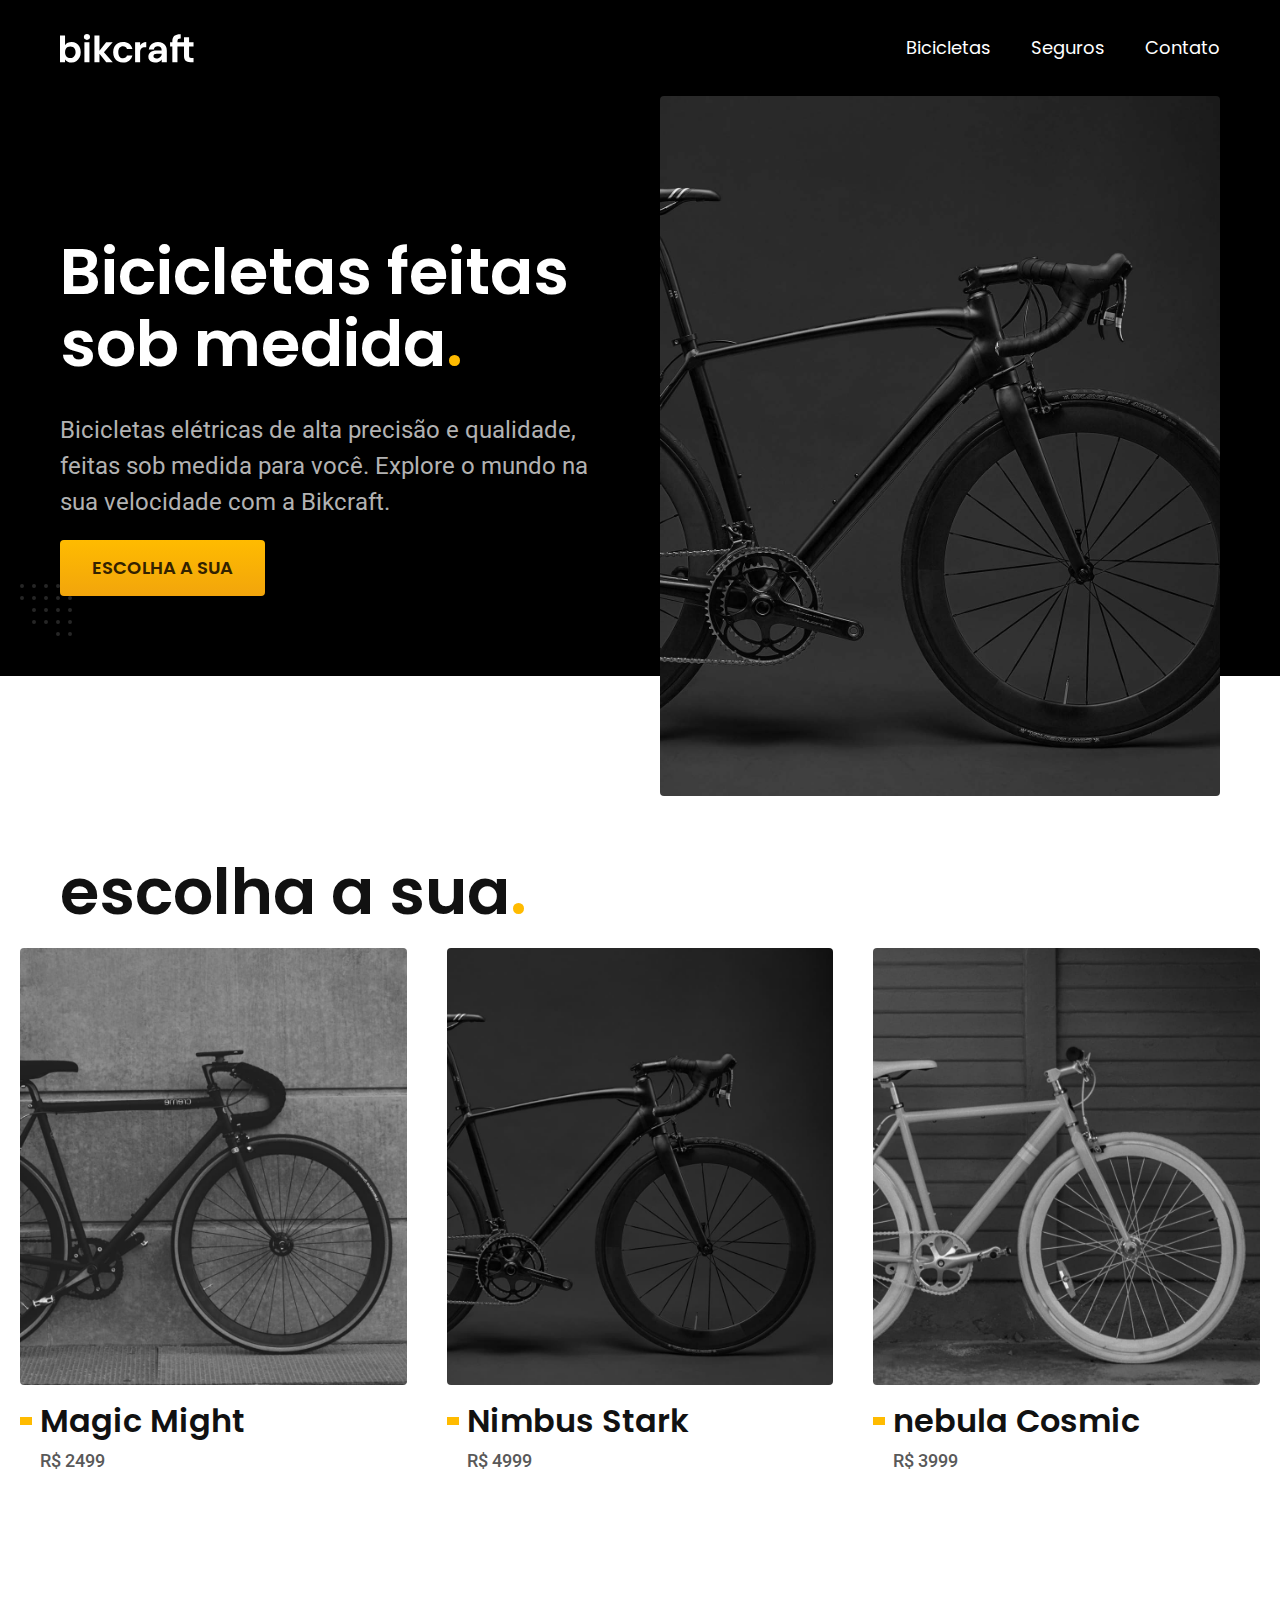
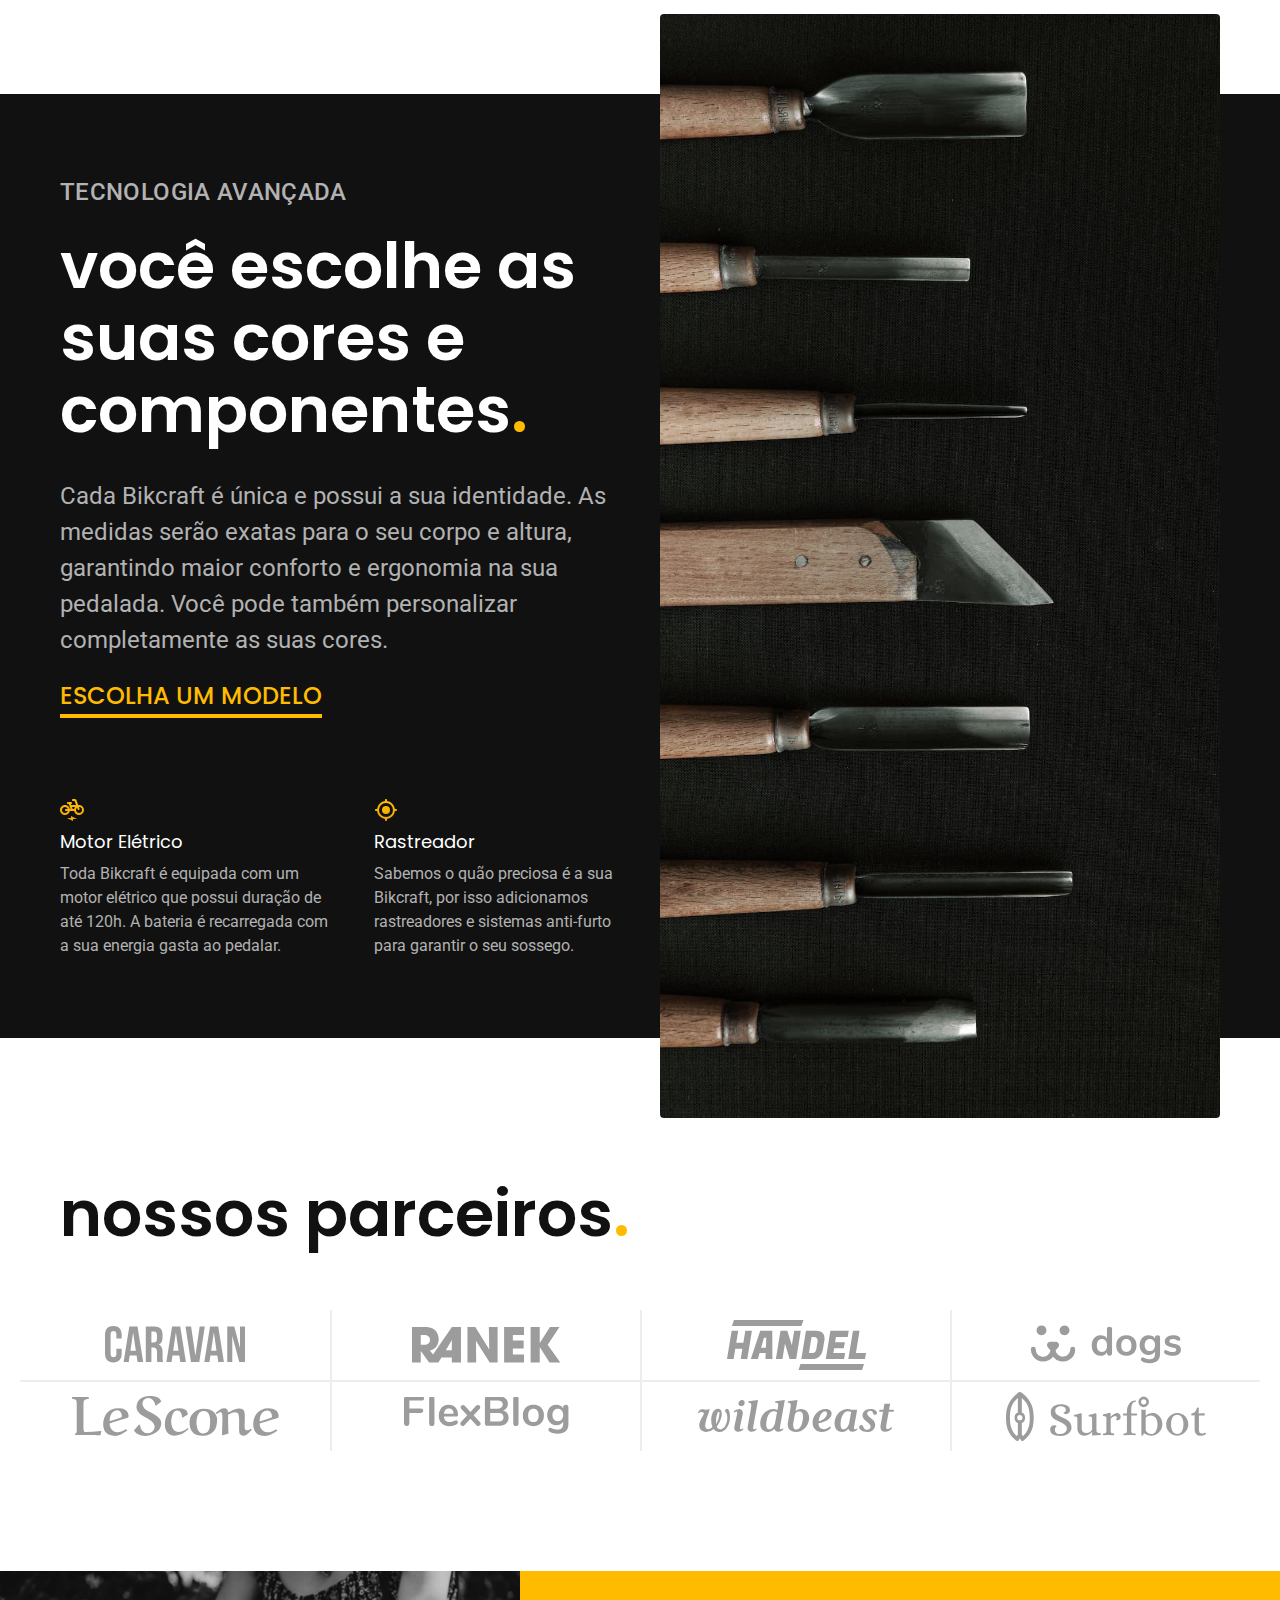
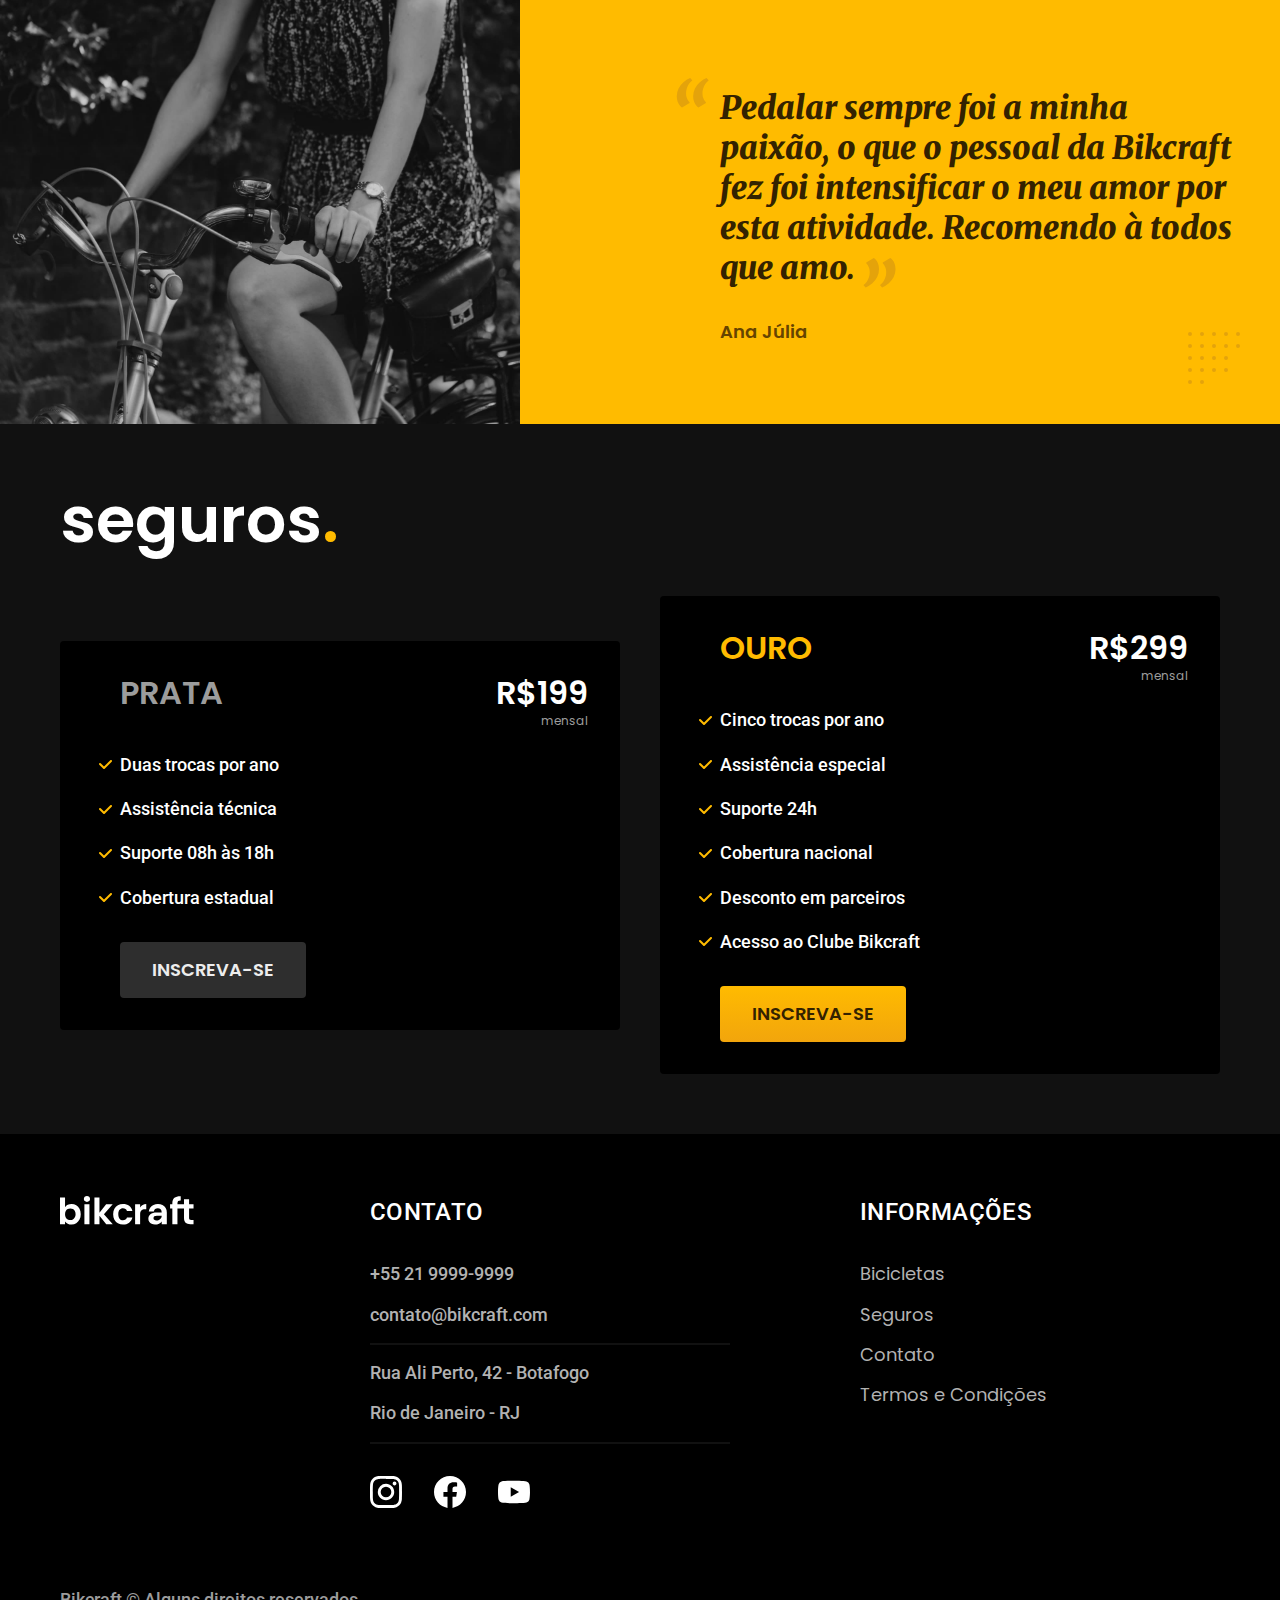
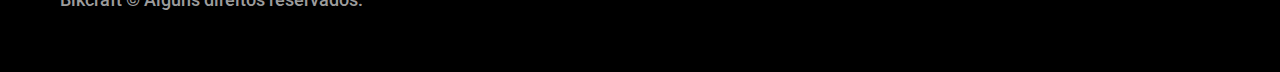
<file: index.html>
<!DOCTYPE html>
<html lang="en">

<head>
  <meta charset="UTF-8">
  <meta http-equiv="X-UA-Compatible" content="IE=edge">
  <meta name="viewport" content="width=device-width, initial-scale=1.0">
  <meta name="description" content="Bicicletas elétricas de alta precisão e qualidade, feitas sob medida para você. Explore o mundo na sua velocidade com a Bikcraft.">
  <title>Bikcraft - Bicicletas Elétricas</title>
  <link rel="preload" href="./css/style.css" as="style">
  <link rel="stylesheet" href="./css/style.css">
  <link rel="preconnect" href="https://fonts.googleapis.com">
  <link rel="preconnect" href="https://fonts.gstatic.com" crossorigin>
  <link href="https://fonts.googleapis.com/css2?family=Merriweather:ital,wght@1,900&family=Poppins:wght@400;600&family=Roboto:wght@400;500&display=swap" rel="stylesheet">
  <script>document.documentElement.classList.add('js');</script>
</head>

<body>
  <header class="header-bg">
    <div class="header container">
      <a href="./"><img src="./img/bikcraft.svg" width="136" height="32" alt="Bikcraft"></a>
      <nav aria-label="primaria">
        <ul class="header-menu font-1-m cor-0">
          <li><a href="./bicicletas.html">Bicicletas</a></li>
          <li><a href="./seguros.html">Seguros</a></li>
          <li><a href="./contato.html">Contato</a></li>
        </ul>
      </nav>
    </div>
  </header>

  <main class="introducao-bg">
    <div class="introducao container">
      <div class="introducao-conteudo">
        <h1 class="font-1-xxl cor-0 fadeInDown" data-anime="200">Bicicletas feitas sob medida<span class="cor-p1">.</span></h1>
        <p class="font-2-l cor-5 fadeInDown" data-anime="400">Bicicletas elétricas de alta precisão e qualidade, feitas sob medida para você. Explore o mundo na sua velocidade com a Bikcraft.</p>
        <a class="botao fadeInDown" href="./bicicletas.html" data-anime="600">Escolha a sua</a>
      </div>
      <picture class="fadeInDown" data-anime="800">
        <source media="(max-width: 800px)" srcset="./img/bicicletas/nimbus.jpg">
        <img src="./img/fotos/introducao.jpg" width="1280" height="1600" alt="Bicicleta elétrica preta.">
      </picture>
    </div>
  </main>

  <article class="bicicletas-lista">
    <h2 class="container font-1-xxl">
      escolha a sua<span class="cor-p1">.</span>
    </h2>

    <ul>
      <li>
        <a href="./bicicletas/magic.html">
          <img src="./img/bicicletas/magic-home.jpg" width="920" height="1040" alt="Bicicleta preta">
          <h3 class="font-1-xl">Magic Might</h3>
          <span class="font-2-m cor-8">R$ 2499</span>
        </a>
      </li>

      <li>
        <a href="./bicicletas/nimbus.html">
          <img src="./img/bicicletas/nimbus-home.jpg" width="920" height="1040" alt="Bicicleta preta">
          <h3 class="font-1-xl">Nimbus Stark</h3>
          <span class="font-2-m cor-8">R$ 4999</span>
        </a>
      </li>

      <li>
        <a href="./bicicletas/nebula.html">
          <img src="./img/bicicletas/nebula-home.jpg" width="920" height="1040" alt="Bicicleta preta">
          <h3 class="font-1-xl">nebula Cosmic</h3>
          <span class="font-2-m cor-8">R$ 3999</span>
        </a>
      </li>
    </ul>
  </article>

  <article class="tecnologia-bg">
    <div class="tecnologia container">
      <div class="tecnologia-conteudo">
        <span class="font-2-l-b cor-5">Tecnologia Avançada</span>
        <h2 class="font-1-xxl cor-0">você escolhe as suas cores e componentes<span class="cor-p1">.</span></h2>
        <p class="font-2-l cor-5">Cada Bikcraft é única e possui a sua identidade. As medidas serão exatas para o seu corpo e altura, garantindo maior conforto e ergonomia na sua pedalada. Você pode também personalizar completamente as suas cores.</p>
        <a class="link" href="./bicicletas.html">Escolha um modelo</a>
        <div class="tecnologia-vantagens">
          <div>
            <img src="./img/icones/eletrica.svg" width="24" height="24" alt="">
            <h3 class="font-1-m cor-0">Motor Elétrico</h3>
            <p class="font-2-s cor-5">Toda Bikcraft é equipada com um motor elétrico que possui duração de até 120h. A bateria é recarregada com a sua energia gasta ao pedalar.</p>
          </div>
          <div>
            <img src="./img/icones/rastreador.svg" width="24" height="24" alt="">
            <h3 class="font-1-m cor-0">Rastreador</h3>
            <p class="font-2-s cor-5">Sabemos o quão preciosa é a sua Bikcraft, por isso adicionamos rastreadores e sistemas anti-furto para garantir o seu sossego.</p>
          </div>
        </div>
      </div>
      <div class="tecnologia-imagem">
        <img src="./img/fotos/tecnologia.jpg" width="1200" height="1920" alt="">
      </div>
    </div>
  </article>

  <section class="parceiros" aria-label="Nossos Parceiros">
    <h2 class="font-1-xxl container">nossos parceiros<span class="cor-p1">.</span></h2>
    <ul>
      <li><img src="./img/parceiros/caravan.svg" width="140" height="38" alt="caravan"></li>
      <li><img src="./img/parceiros/ranek.svg" width="149" height="36" alt="ranek"></li>
      <li><img src="./img/parceiros/handel.svg" width="139" height="50" alt="handel"></li>
      <li><img src="./img/parceiros/dogs.svg" width="152" height="39" alt="dogs"></li>
      <li><img src="./img/parceiros/lescone.svg" width="208" height="41" alt="lescone"></li>
      <li><img src="./img/parceiros/flexblog.svg" width="165" height="38" alt="flexblog"></li>
      <li><img src="./img/parceiros/wildbeast.svg" width="196" height="34" alt="wildbeast"></li>
      <li><img src="./img/parceiros/surfbot.svg" width="200" height="49" alt="surfbot"></li>
    </ul>
  </section>

  <section class="depoimento" aria-label="Depoimento">
    <div>
      <img src="./img/fotos/depoimento.jpg" width="1560" height="1360" alt="Pessoa pedalando uma bicicleta Bikcraft">
    </div>
    <div class="depoimento-conteudo">
      <blockquote class="font-1-xl cor-p5">
        <p>Pedalar sempre foi a minha paixão, o que o pessoal da Bikcraft fez foi intensificar o meu amor por esta atividade. Recomendo à todos que amo.</p>
      </blockquote>
      <span class="font-1-m-b cor-p4">Ana Júlia</span>
    </div>
  </section>

  <article class="seguros-bg">
    <div class="seguros container">
      <h2 class="font-1-xxl cor-0">seguros<span class="cor-p1">.</span></h2>
      <div class="seguros-item">
        <h3 class="font-1-xl cor-6">PRATA</h3>
        <span class="font-1-xl cor-0">R$199<span class="font-1-xs cor-6">mensal</span></span>
        <ul class="font-2-m cor-0">
          <li>Duas trocas por ano</li>
          <li>Assistência técnica</li>
          <li>Suporte 08h às 18h</li>
          <li>Cobertura estadual</li>
        </ul>
        <a class="botao secundario" href="./orcamento.html">Inscreva-se</a>
      </div>

      <div class="seguros-item">
        <h3 class="font-1-xl cor-p1">OURO</h3>
        <span class="font-1-xl cor-0">R$299<span class="font-1-xs cor-6">mensal</span></span>
        <ul class="font-2-m cor-0">
          <li>Cinco trocas por ano</li>
          <li>Assistência especial</li>
          <li>Suporte 24h</li>
          <li>Cobertura nacional</li>
          <li>Desconto em parceiros</li>
          <li>Acesso ao Clube Bikcraft</li>
        </ul>
        <a class="botao" href="./orcamento.html">Inscreva-se</a>
      </div>
    </div>

  </article>

  <footer class="footer-bg">
    <div class="footer container">
      <img src="./img/bikcraft.svg" width="136" height="32" alt="Bikcraft">
      <div class="footer-contato">
        <h3 class="font-2-l-b cor-0">Contato</h3>
        <ul class="font-2-m cor-5">
          <li><a href="tel:+552199999999">+55 21 9999-9999</a></li>
          <li><a href="mailto:contato@bikcraft.com">contato@bikcraft.com</a></li>
          <li>Rua Ali Perto, 42 - Botafogo</li>
          <li>Rio de Janeiro - RJ</li>
        </ul>
        <div class="footer-redes">
          <a href="./">
            <img src="./img/redes/instagram.svg" width="32" height="32" alt="Instagram">
          </a>
          <a href="./">
            <img src="./img/redes/facebook.svg" width="32" height="32" alt="Facebook">
          </a>
          <a href="./">
            <img src="./img/redes/youtube.svg" width="32" height="32" alt="Youtube">
          </a>
        </div>
      </div>
      <div class="footer-informacoes">
        <h3 class="font-2-l-b cor-0">Informações</h3>
        <nav>
          <ul class="font-1-m cor-5">
            <li><a href="./bicicletas.html">Bicicletas</a></li>
            <li><a href="./seguros.html">Seguros</a></li>
            <li><a href="./contato.html">Contato</a></li>
            <li><a href="./termos.html">Termos e Condições</a></li>
          </ul>
        </nav>
      </div>
      <p class="footer-copy font-2-m cor-6">Bikcraft © Alguns direitos reservados.</p>
    </div>
  </footer>
  <script src="./js/plugins/simple-anime.js"></script>
  <script src="./js/script.js"></script>
</body>

</html>
</file>
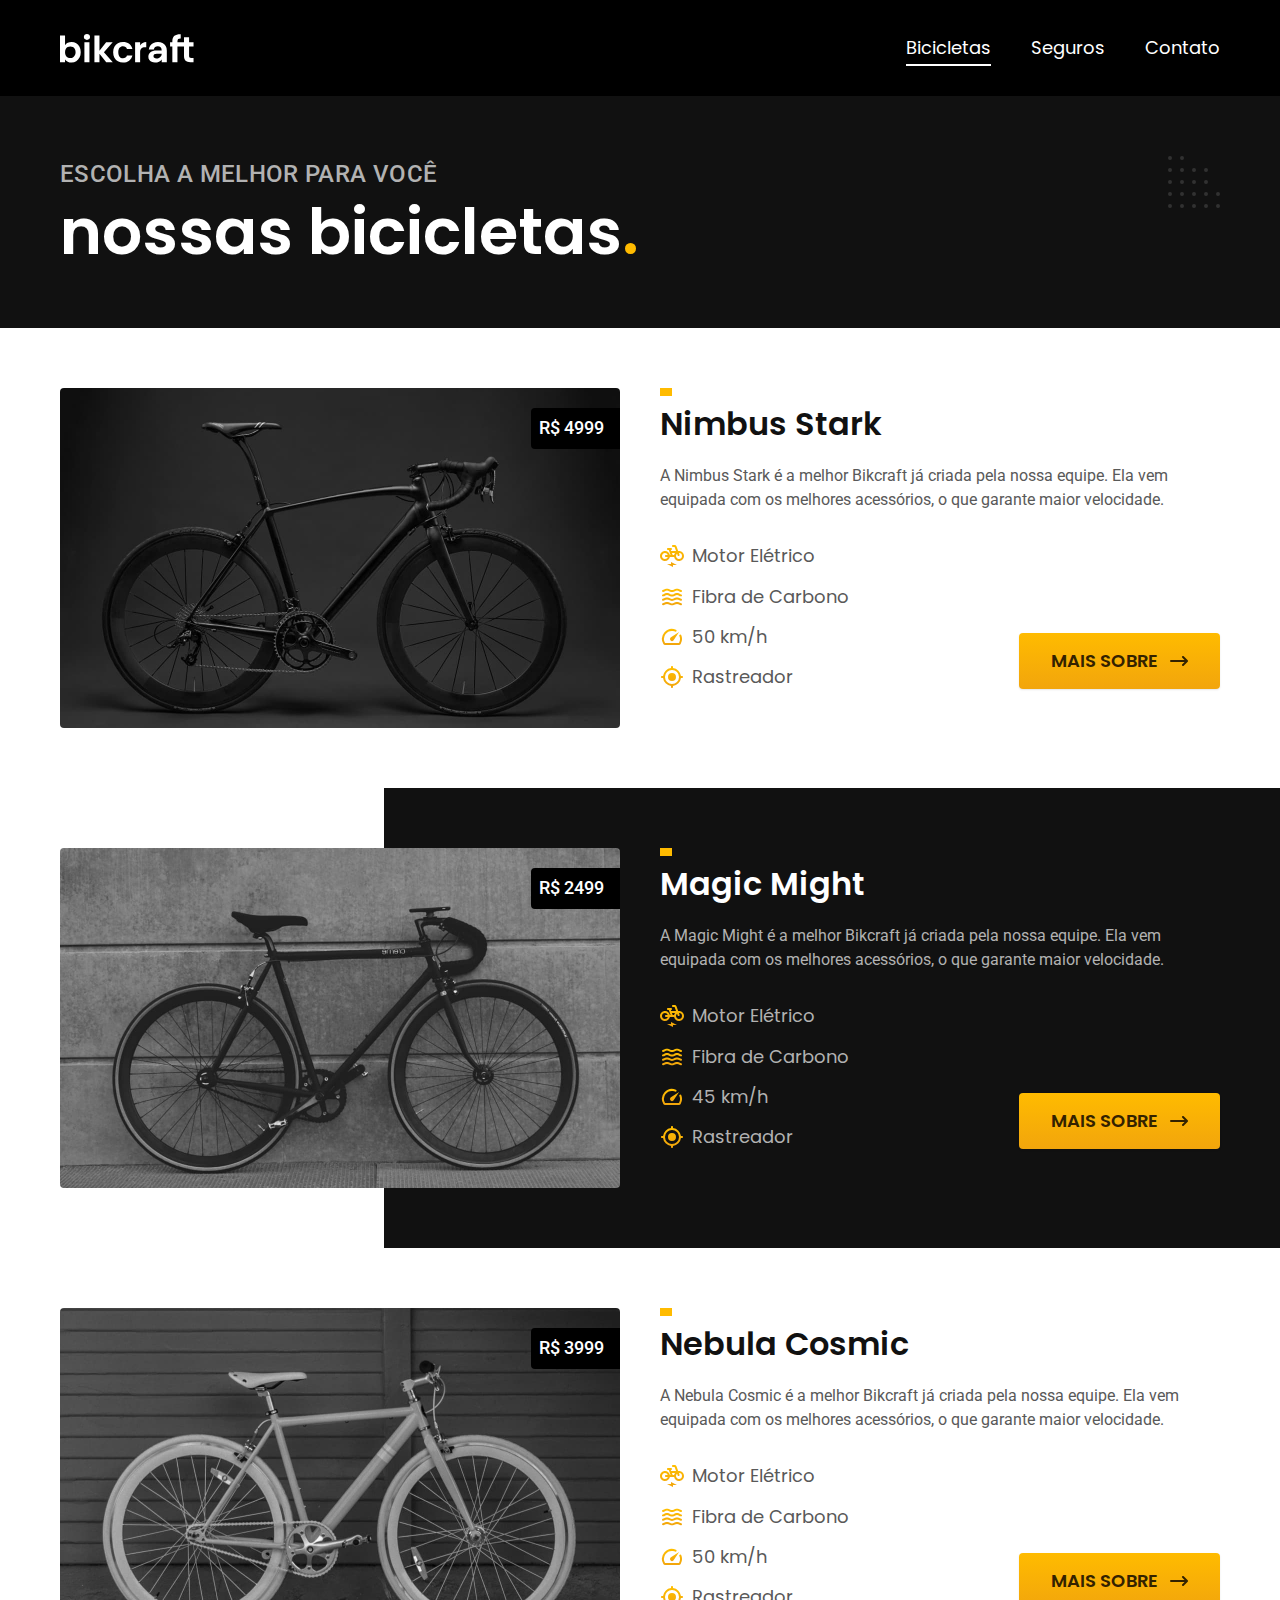
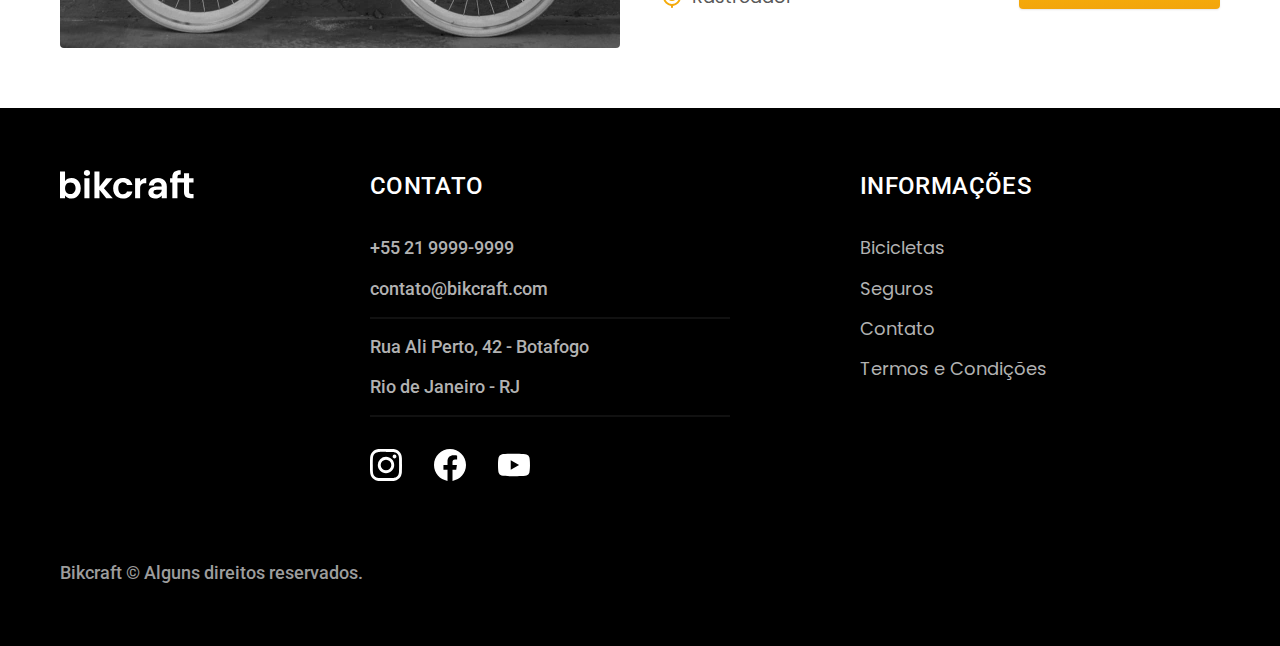
<file: bicicletas.html>
<!DOCTYPE html>
<html lang="en">

<head>
  <meta charset="UTF-8">
  <meta http-equiv="X-UA-Compatible" content="IE=edge">
  <meta name="viewport" content="width=device-width, initial-scale=1.0">
  <meta name="description" content="Bicicletas">
  <title>Bicicletas</title>
  <link rel="preload" href="./css/style.css" as="style">
  <link rel="stylesheet" href="./css/style.css">
  <link rel="preconnect" href="https://fonts.googleapis.com">
  <link rel="preconnect" href="https://fonts.gstatic.com" crossorigin>
  <link href="https://fonts.googleapis.com/css2?family=Merriweather:ital,wght@1,900&family=Poppins:wght@400;600&family=Roboto:wght@400;500&display=swap" rel="stylesheet">
  <script>document.documentElement.classList.add('js');</script>
</head>

<body id="bicicletas">
  <header class="header-bg">
    <div class="header container">
      <a href="./"><img src="./img/bikcraft.svg" alt="Bikcraft"></a>
      <nav aria-label="primaria">
        <ul class="header-menu font-1-m cor-0">
          <li><a href="./bicicletas.html">Bicicletas</a></li>
          <li><a href="./seguros.html">Seguros</a></li>
          <li><a href="./contato.html">Contato</a></li>
        </ul>
      </nav>
    </div>
  </header>

  <main>
    <div class="titulo-bg">
      <div class="titulo container">
        <p class="font-2-l-b cor-5">escolha a melhor para você</p>
        <h1 class="font-1-xxl cor-0">nossas bicicletas<span class="cor-p1">.</span></h1>
      </div>
    </div>


    <div class="bicicletas container">
      <div class="bicicletas-imagem">
        <img src="./img/bicicletas/nimbus.jpg" alt="Bicicleta preta">
        <span class="font-2-m cor-0">R$ 4999</span>
      </div>
      <div class="bicicletas-conteudo">
        <h2 class="font-1-xl">Nimbus Stark</h2>
        <p class="font-2-s cor-8">A Nimbus Stark é a melhor Bikcraft já criada pela nossa equipe. Ela vem equipada com os melhores acessórios, o que garante maior velocidade.</p>
        <ul class="font-1-m cor-8">
          <li>
            <img src="./img/icones/eletrica.svg" alt="">
            Motor Elétrico
          </li>
          <li>
            <img src="./img/icones/carbono.svg" alt="">
            Fibra de Carbono
          </li>
          <li>
            <img src="./img/icones/velocidade.svg" alt="">
            50 km/h
          </li>
          <li>
            <img src="./img/icones/rastreador.svg" alt="">
            Rastreador
          </li>
        </ul>
        <a class="botao seta" href="./bicicletas/nimbus.html">Mais Sobre</a>
      </div>
    </div>

    <div class="bicicletas-bg">
      <div class="bicicletas container">
        <div class="bicicletas-imagem">
          <img src="./img/bicicletas/magic.jpg" alt="Bicicleta preta">
          <span class="font-2-m cor-0">R$ 2499</span>
        </div>
        <div class="bicicletas-conteudo">
          <h2 class="font-1-xl cor-0">Magic Might</h2>
          <p class="font-2-s cor-5">A Magic Might é a melhor Bikcraft já criada pela nossa equipe. Ela vem equipada com os melhores acessórios, o que garante maior velocidade.</p>
          <ul class="font-1-m cor-5">
            <li>
              <img src="./img/icones/eletrica.svg" alt="">
              Motor Elétrico
            </li>
            <li>
              <img src="./img/icones/carbono.svg" alt="">
              Fibra de Carbono
            </li>
            <li>
              <img src="./img/icones/velocidade.svg" alt="">
              45 km/h
            </li>
            <li>
              <img src="./img/icones/rastreador.svg" alt="">
              Rastreador
            </li>
          </ul>
          <a class="botao seta" href="./bicicletas/magic.html">Mais Sobre</a>
        </div>
      </div>
    </div>

    <div class="bicicletas container">
      <div class="bicicletas-imagem">
        <img src="./img/bicicletas/nebula.jpg" alt="Bicicleta preta">
        <span class="font-2-m cor-0">R$ 3999</span>
      </div>
      <div class="bicicletas-conteudo">
        <h2 class="font-1-xl">Nebula Cosmic</h2>
        <p class="font-2-s cor-8">A Nebula Cosmic é a melhor Bikcraft já criada pela nossa equipe. Ela vem equipada com os melhores acessórios, o que garante maior velocidade.</p>
        <ul class="font-1-m cor-8">
          <li>
            <img src="./img/icones/eletrica.svg" alt="">
            Motor Elétrico
          </li>
          <li>
            <img src="./img/icones/carbono.svg" alt="">
            Fibra de Carbono
          </li>
          <li>
            <img src="./img/icones/velocidade.svg" alt="">
            50 km/h
          </li>
          <li>
            <img src="./img/icones/rastreador.svg" alt="">
            Rastreador
          </li>
        </ul>
        <a class="botao seta" href="./bicicletas/nebula.html">Mais Sobre</a>
      </div>
    </div>

  </main>

  <footer class="footer-bg">
    <div class="footer container">
      <img src="./img/bikcraft.svg" width="136" height="32" alt="Bikcraft">
      <div class="footer-contato">
        <h3 class="font-2-l-b cor-0">Contato</h3>
        <ul class="font-2-m cor-5">
          <li><a href="tel:+552199999999">+55 21 9999-9999</a></li>
          <li><a href="mailto:contato@bikcraft.com">contato@bikcraft.com</a></li>
          <li>Rua Ali Perto, 42 - Botafogo</li>
          <li>Rio de Janeiro - RJ</li>
        </ul>
        <div class="footer-redes">
          <a href="./">
            <img src="./img/redes/instagram.svg" width="32" height="32" alt="Instagram">
          </a>
          <a href="./">
            <img src="./img/redes/facebook.svg" width="32" height="32" alt="Facebook">
          </a>
          <a href="./">
            <img src="./img/redes/youtube.svg" width="32" height="32" alt="Youtube">
          </a>
        </div>
      </div>
      <div class="footer-informacoes">
        <h3 class="font-2-l-b cor-0">Informações</h3>
        <nav>
          <ul class="font-1-m cor-5">
            <li><a href="./bicicletas.html">Bicicletas</a></li>
            <li><a href="./seguros.html">Seguros</a></li>
            <li><a href="./contato.html">Contato</a></li>
            <li><a href="./termos.html">Termos e Condições</a></li>
          </ul>
        </nav>
      </div>
      <p class="footer-copy font-2-m cor-6">Bikcraft © Alguns direitos reservados.</p>
    </div>
  </footer>
  <script src="./js/script.js"></script>
</body>

</html>
</file>
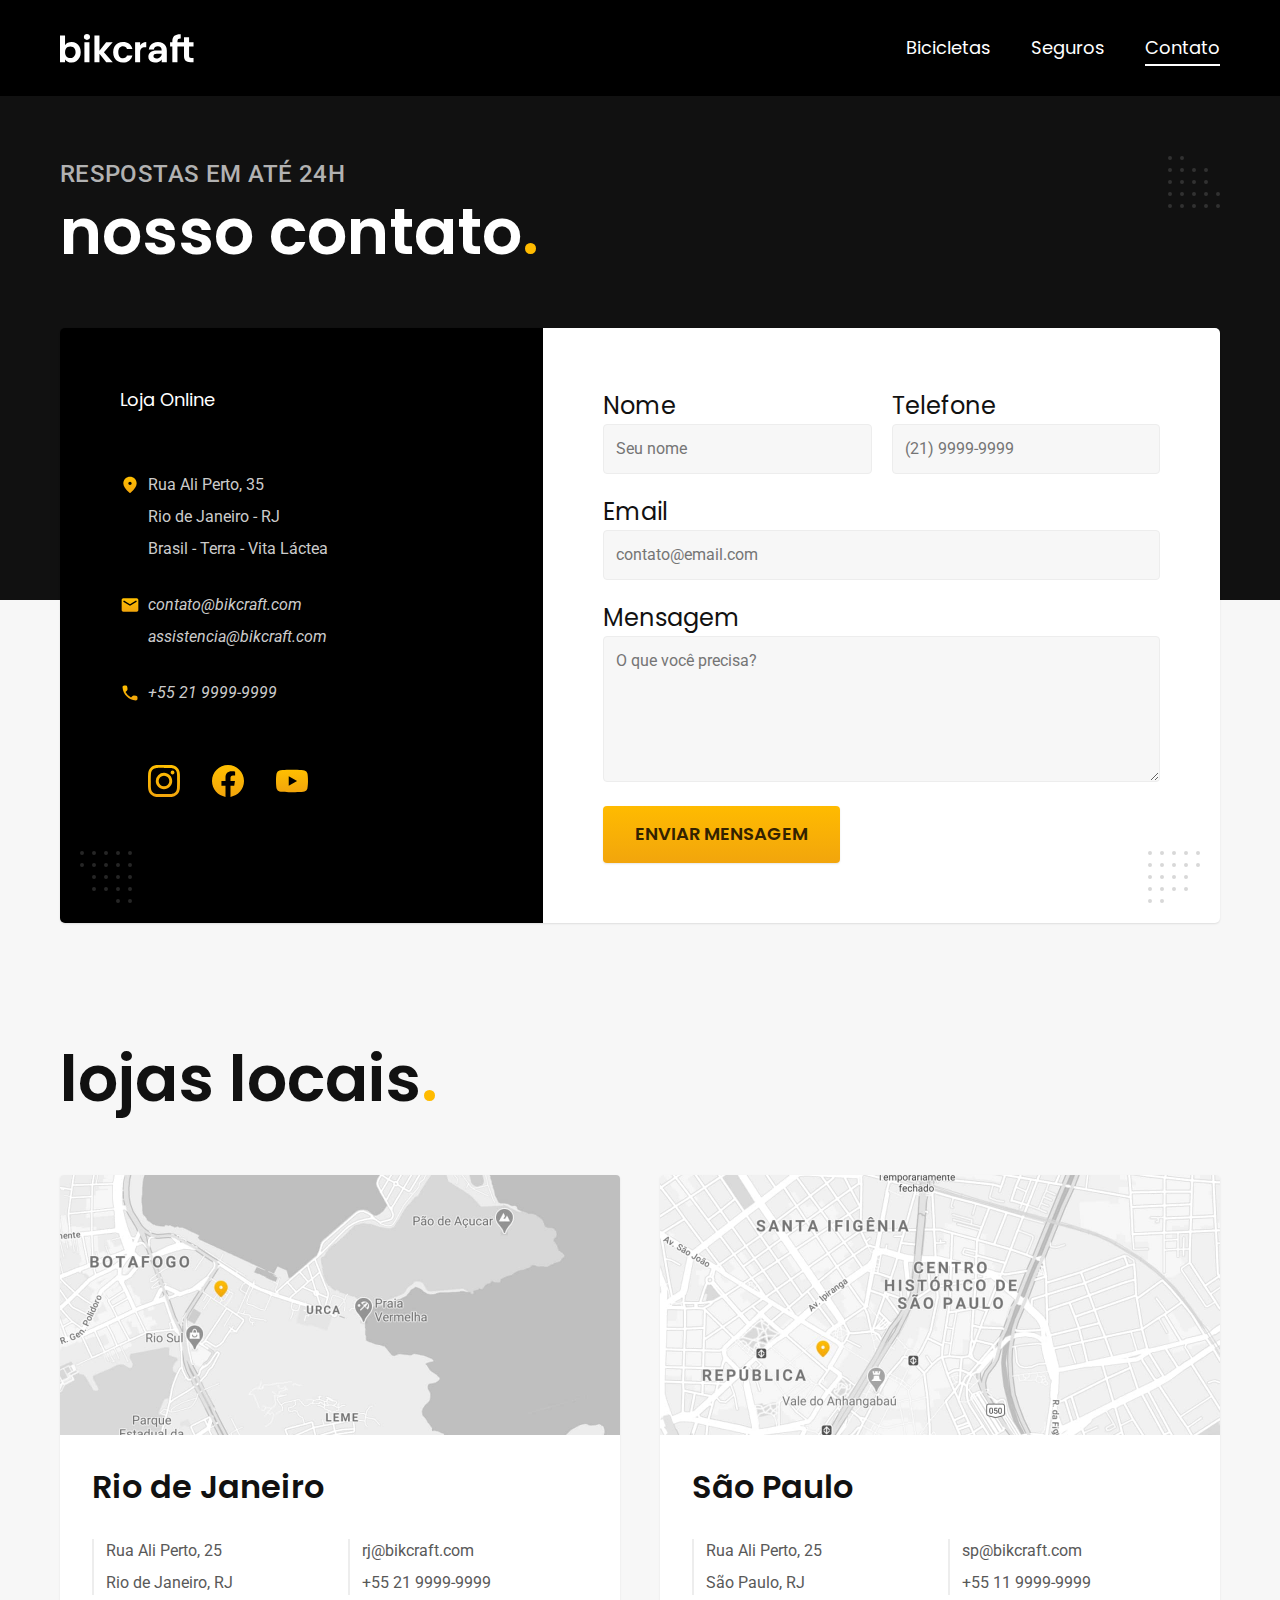
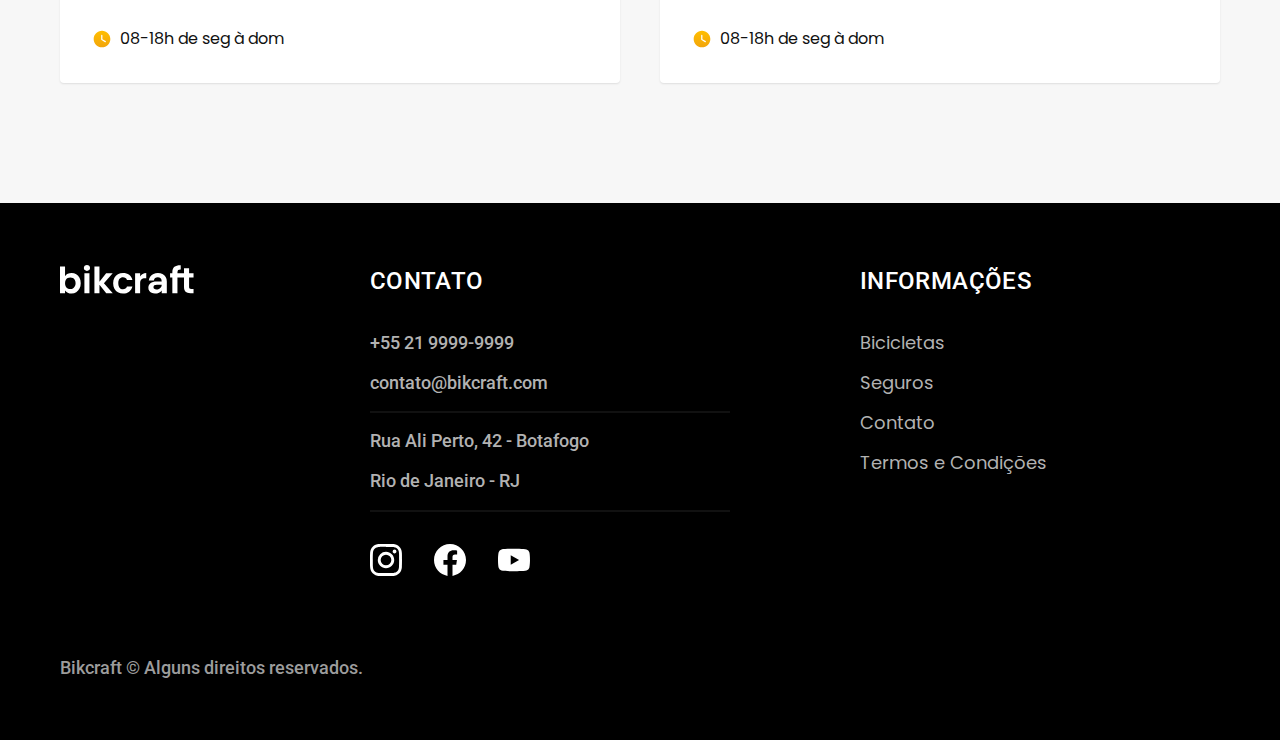
<file: contato.html>
<!DOCTYPE html>
<html lang="en">

<head>
  <meta charset="UTF-8">
  <meta http-equiv="X-UA-Compatible" content="IE=edge">
  <meta name="viewport" content="width=device-width, initial-scale=1.0">
  <meta name="description" content="Contato.">
  <title>Contato | Bikcraft</title>
  <link rel="preload" href="./css/style.css" as="style">
  <link rel="stylesheet" href="./css/style.css">
  <link rel="preconnect" href="https://fonts.googleapis.com">
  <link rel="preconnect" href="https://fonts.gstatic.com" crossorigin>
  <link href="https://fonts.googleapis.com/css2?family=Merriweather:ital,wght@1,900&family=Poppins:wght@400;600&family=Roboto:wght@400;500&display=swap" rel="stylesheet">
  <script>document.documentElement.classList.add('js');</script>
</head>

<body id="contato">
  <header class="header-bg">
    <div class="header container">
      <a href="./"><img src="./img/bikcraft.svg" alt="Bikcraft"></a>
      <nav aria-label="primaria">
        <ul class="header-menu font-1-m cor-0">
          <li><a href="./bicicletas.html">Bicicletas</a></li>
          <li><a href="./seguros.html">Seguros</a></li>
          <li><a href="./contato.html">Contato</a></li>
        </ul>
      </nav>
    </div>
  </header>

  <main>
    <div class="titulo-bg">
      <div class="titulo container">
        <p class="font-2-l-b cor-5">Respostas em até 24h</p>
        <h1 class="font-1-xxl cor-0">nosso contato<span class="cor-p1">.</span></h1>
      </div>
    </div>

    <div class="contato container">
      <section class="contato-dados" aria-label="Endereço">
        <h2 class="font-1-m cor-0">Loja Online</h2>
        <div class="contato-endereco font-2-s cor-4">
          <p>Rua Ali Perto, 35</p>
          <p>Rio de Janeiro - RJ</p>
          <p>Brasil - Terra - Vita Láctea</p>
        </div>
        <address class="contato-meios font-2-s cor-4">
          <a href="mailto:contato@bikcraft.com">contato@bikcraft.com</a>
          <a href="mailto:assistencia@bikcraft.com">assistencia@bikcraft.com</a>
          <a href="tel:+552199999999">+55 21 9999-9999</a>
        </address>
        <div class="contato-redes">
          <a href="./">
            <img src="./img/redes/instagram-p.svg" width="32" height="32" alt="Instagram">
          </a>
          <a href="./">
            <img src="./img/redes/facebook-p.svg" width="32" height="32" alt="Facebook">
          </a>
          <a href="./">
            <img src="./img/redes/youtube-p.svg" width="32" height="32" alt="Youtube">
          </a>
        </div>
      </section>
      <section class="contato-formulario" aria-label="Formulário">
        <form class="form" action="./contato.html">
          <div>
            <label for="nome">Nome</label>
            <input type="text" id="nome" name="nome" placeholder="Seu nome">
          </div>

          <div>
            <label for="telefone">Telefone</label>
            <input type="text" id="telefone" name="telefone" placeholder="(21) 9999-9999">
          </div>

          <div class="col-2">
            <label for="Email">Email</label>
            <input type="email" id="email" name="email" placeholder="contato@email.com">
          </div>

          <div class="col-2">
            <label for="mensagem">Mensagem</label>
            <textarea name="mensagem" id="mensagem" rows="5" placeholder="O que você precisa?"></textarea>
          </div>
          <button class="botao col-2">Enviar Mensagem</button>
        </form>
      </section>
    </div>
  </main>

  <article class="lojas container">
    <h2 class="font-1-xxl">lojas locais<span class="cor-p1">.</span></h2>
    <div class="lojas-item">
      <img src="./img/lojas/rj.jpg" alt="mapa marcando o endereço em Rua Ali Perto, 25 - Rio de Janeiro - RJ">
      <div class="lojas-conteudo">
        <h3 class="font-1-xl">Rio de Janeiro</h3>
        <div class="lojas-dados font-2-s cor-8">
          <p>Rua Ali Perto, 25</p>
          <p>Rio de Janeiro, RJ</p>
        </div>
        <div class="lojas-dados font-2-s cor-8">
          <a href="mailto:rj@bikcraft.com">rj@bikcraft.com</a>
          <a href="tel:+552199999999">+55 21 9999-9999</a>
        </div>
        <p class="lojas-tempo font-1-s"><img src="./img/icones/horario.svg">08-18h de seg à dom</p>
      </div>
    </div>

    <div class="lojas-item">
      <img src="./img/lojas/sp.jpg" alt="mapa marcando o endereço em Rua Ali Perto, 25 - São Paulo - SP">
      <div class="lojas-conteudo">
        <h3 class="font-1-xl">São Paulo</h3>
        <div class="lojas-dados font-2-s cor-8">
          <p>Rua Ali Perto, 25</p>
          <p>São Paulo, RJ</p>
        </div>
        <div class="lojas-dados font-2-s cor-8">
          <a href="mailto:sp@bikcraft.com">sp@bikcraft.com</a>
          <a href="tel:+551199999999">+55 11 9999-9999</a>
        </div>
        <p class="lojas-tempo font-1-s"><img src="./img/icones/horario.svg">08-18h de seg à dom</p>
      </div>
    </div>
  </article>

  <footer class="footer-bg">
    <div class="footer container">
      <img src="./img/bikcraft.svg" width="136" height="32" alt="Bikcraft">
      <div class="footer-contato">
        <h3 class="font-2-l-b cor-0">Contato</h3>
        <ul class="font-2-m cor-5">
          <li><a href="tel:+552199999999">+55 21 9999-9999</a></li>
          <li><a href="mailto:contato@bikcraft.com">contato@bikcraft.com</a></li>
          <li>Rua Ali Perto, 42 - Botafogo</li>
          <li>Rio de Janeiro - RJ</li>
        </ul>
        <div class="footer-redes">
          <a href="./">
            <img src="./img/redes/instagram.svg" width="32" height="32" alt="Instagram">
          </a>
          <a href="./">
            <img src="./img/redes/facebook.svg" width="32" height="32" alt="Facebook">
          </a>
          <a href="./">
            <img src="./img/redes/youtube.svg" width="32" height="32" alt="Youtube">
          </a>
        </div>
      </div>
      <div class="footer-informacoes">
        <h3 class="font-2-l-b cor-0">Informações</h3>
        <nav>
          <ul class="font-1-m cor-5">
            <li><a href="./bicicletas.html">Bicicletas</a></li>
            <li><a href="./seguros.html">Seguros</a></li>
            <li><a href="./contato.html">Contato</a></li>
            <li><a href="./termos.html">Termos e Condições</a></li>
          </ul>
        </nav>
      </div>
      <p class="footer-copy font-2-m cor-6">Bikcraft © Alguns direitos reservados.</p>
    </div>
  </footer>
  <script src="./js/script.js"></script>
</body>

</html>
</file>
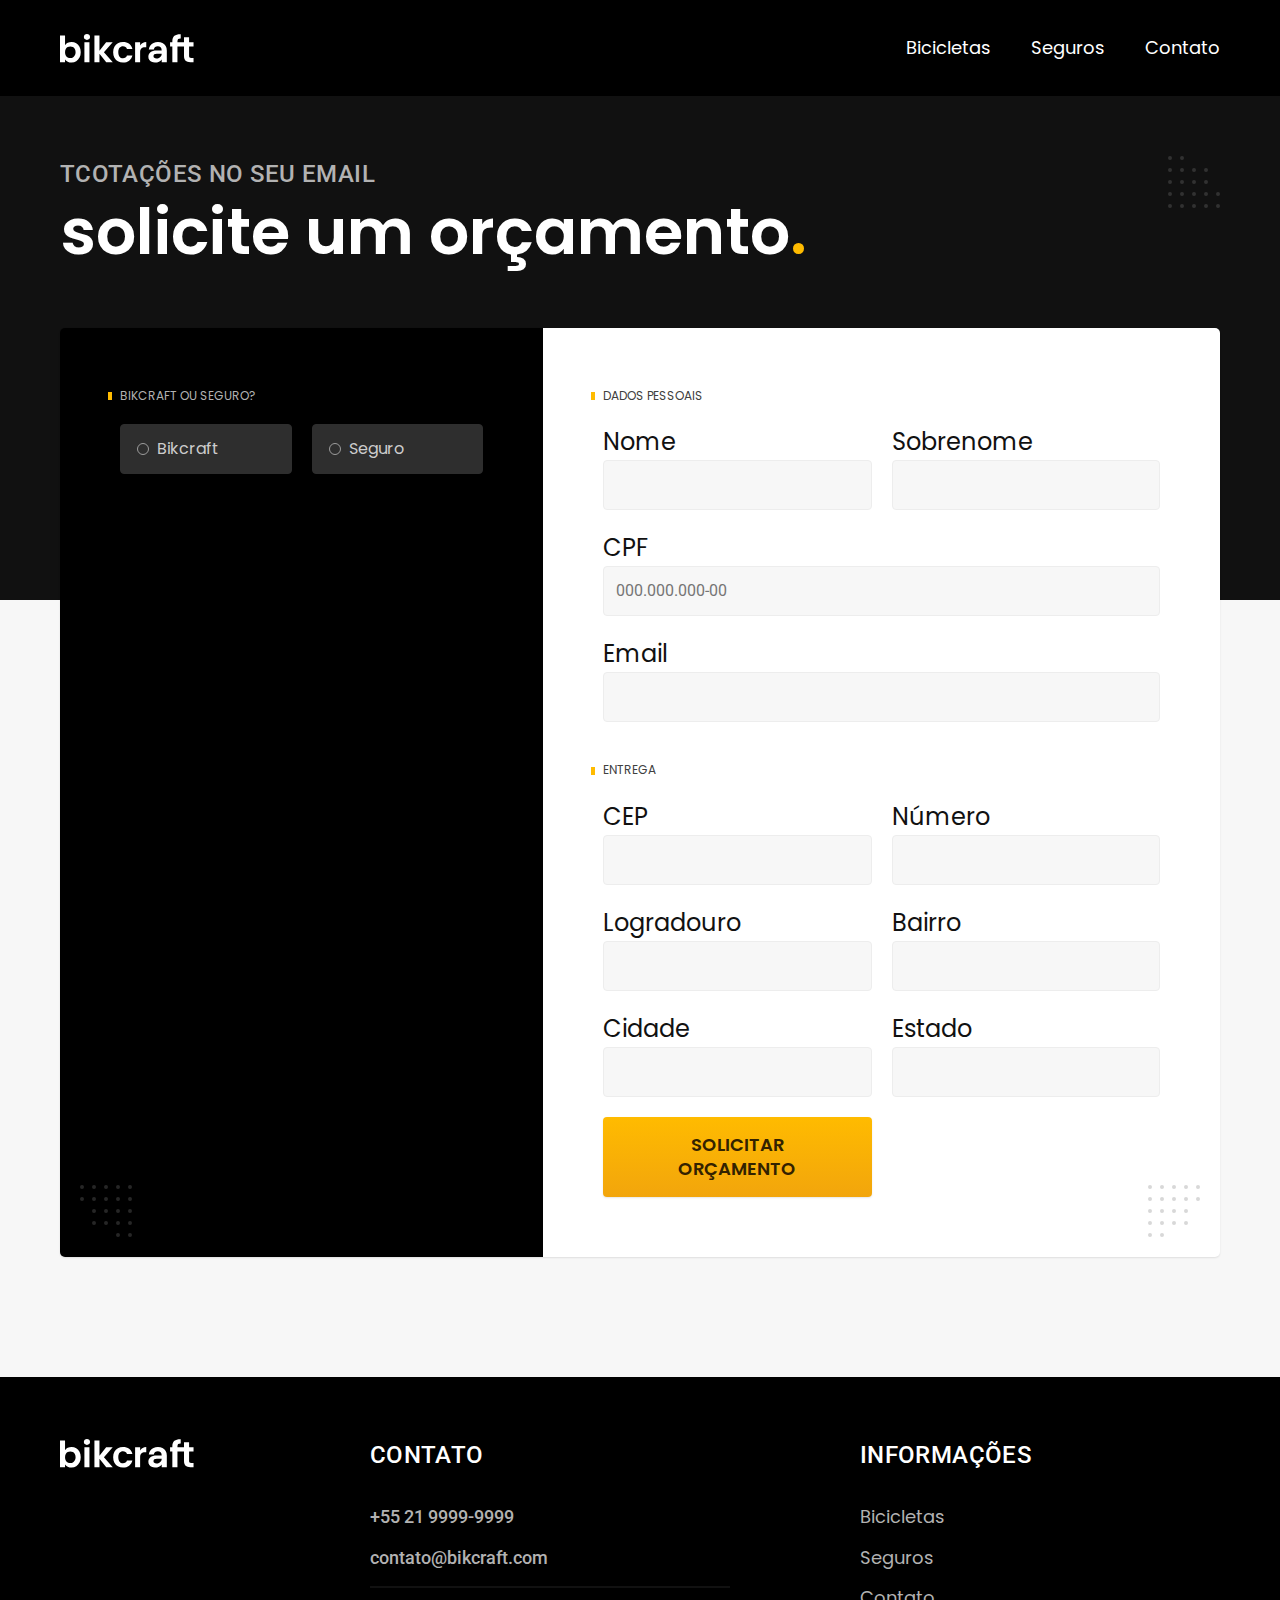
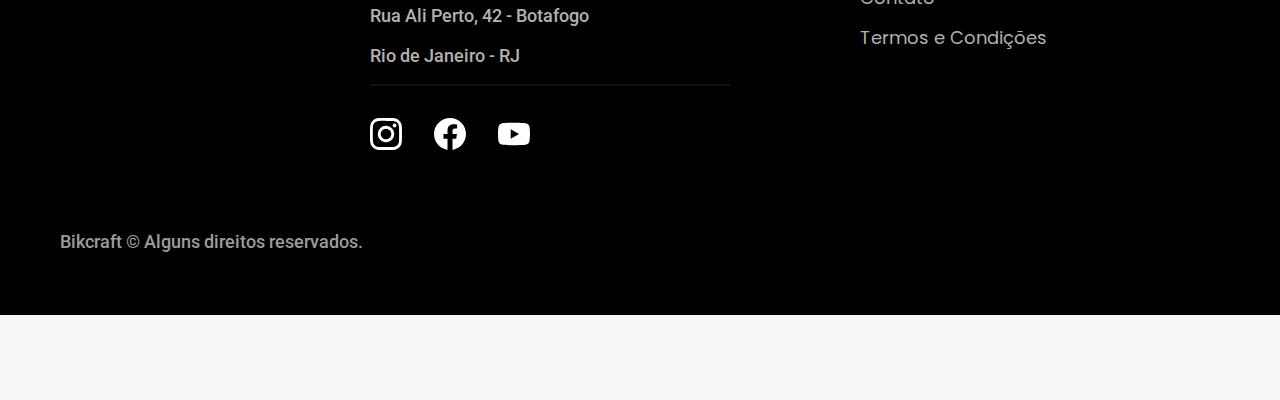
<file: orcamento.html>
<!DOCTYPE html>
<html lang="en">

<head>
  <meta charset="UTF-8">
  <meta http-equiv="X-UA-Compatible" content="IE=edge">
  <meta name="viewport" content="width=device-width, initial-scale=1.0">
  <meta name="description" content="Orçamento.">
  <title>Orçamento | Bikcraft</title>
  <link rel="preload" href="./css/style.css" as="style">
  <link rel="stylesheet" href="./css/style.css">
  <link rel="preconnect" href="https://fonts.googleapis.com">
  <link rel="preconnect" href="https://fonts.gstatic.com" crossorigin>
  <link href="https://fonts.googleapis.com/css2?family=Merriweather:ital,wght@1,900&family=Poppins:wght@400;600&family=Roboto:wght@400;500&display=swap" rel="stylesheet">
  <script>document.documentElement.classList.add('js');</script>
</head>

<body id="orcamento">
  <header class="header-bg">
    <div class="header container">
      <a href="./"><img src="./img/bikcraft.svg" alt="Bikcraft"></a>
      <nav aria-label="primaria">
        <ul class="header-menu font-1-m cor-0">
          <li><a href="./bicicletas.html">Bicicletas</a></li>
          <li><a href="./seguros.html">Seguros</a></li>
          <li><a href="./contato.html">Contato</a></li>
        </ul>
      </nav>
    </div>
  </header>

  <main>
    <div class="titulo-bg">
      <div class="titulo container">
        <p class="font-2-l-b cor-5">TCotações no seu email</p>
        <h1 class="font-1-xxl cor-0">solicite um orçamento<span class="cor-p1">.</span></h1>
      </div>
    </div>

    <form action="./" class="orcamento container">
      <div class="orcamento-produto">
        <h2 class="font-1-xs cor-5">Bikcraft ou Seguro?</h2>

        <input type="radio" name="tipo" id="bikcraft" value="bikcraft">
        <label for="bikcraft">Bikcraft</label>

        <input type="radio" name="tipo" id="seguro" value="seguro">
        <label for="seguro">Seguro</label>

        <div class="orcamento-conteudo" id="orcamento-bikcraft">
          <h2 class="font-1-xs cor-5">Escolha a sua</h2>

          <input type="radio" name="produto" id="nimbus" value="nimbus">
          <label for="nimbus">Nimbus Stark <span>R$ 4999</span></label>
          <div class="orcamento-detalhes">
            <ul class="font-1-xs cor-8">
              <li><img src="./img/icones/eletrica.svg" alt="">Motor Elétrico</li>
              <li><img src="./img/icones/carbono.svg" alt="">Fibra de Carbono</li>
              <li><img src="./img/icones/velocidade.svg" alt="">50 km/h</li>
              <li><img src="./img/icones/rastreador.svg" alt="">Rastreador</li>
            </ul>
            <img src="./img/bicicletas/nimbus.jpg" alt="Bicicleta preta">
          </div>

          <input type="radio" name="produto" id="magic" value="magic">
          <label for="magic">Magic Might <span>R$ 2499</span></label>
          <div class="orcamento-detalhes">
            <ul class="font-1-xs cor-8">
              <li><img src="./img/icones/eletrica.svg" alt="">Motor Elétrico</li>
              <li><img src="./img/icones/carbono.svg" alt="">Fibra de Carbono</li>
              <li><img src="./img/icones/velocidade.svg" alt="">45 km/h</li>
              <li><img src="./img/icones/rastreador.svg" alt="">Rastreador</li>
            </ul>
            <img src="./img/bicicletas/magic.jpg" alt="Bicicleta preta">
          </div>

          <input type="radio" name="produto" id="nebula" value="nebula">
          <label for="nebula">Nebula Cosmic <span>R$ 3999</span></label>
          <div class="orcamento-detalhes">
            <ul class="font-1-xs cor-8">
              <li><img src="./img/icones/eletrica.svg" alt="">Motor Elétrico</li>
              <li><img src="./img/icones/carbono.svg" alt="">Fibra de Carbono</li>
              <li><img src="./img/icones/velocidade.svg" alt="">40 km/h</li>
              <li><img src="./img/icones/rastreador.svg" alt="">Rastreador</li>
            </ul>
            <img src="./img/bicicletas/nebula.jpg" alt="Bicicleta branca">
          </div>
        </div>

        <div class="orcamento-conteudo" id="orcamento-seguro">
          <h2 class="font-1-xs cor-5">Escolha o plano</h2>

          <input type="radio" name="produto" id="prata" value="prata">
          <label for="prata">Prata <span>R$ 199</span></label>

          <input type="radio" name="produto" id="ouro" value="ouro">
          <label for="ouro">Ouro <span>R$ 299</span></label>
        </div>

      </div>

      <div class="orcamento-dados form">
        <h2 class="font-1-xs cor-9 col-2">dados pessoais</h2>
        <div>
          <label for="nome">Nome</label>
          <input type="text" id="nome" name="nome">
        </div>
        <div>
          <label for="sobrenome">Sobrenome</label>
          <input type="text" id="sobrenome" name="sobrenome">
        </div>
        <div class="col-2">
          <label for="cpf">CPF</label>
          <input type="text" id="cpf" name="cpf" placeholder="000.000.000-00">
        </div>
        <div class="col-2">
          <label for="email">Email</label>
          <input type="email" id="email" name="email">
        </div>
        <h2 class="font-1-xs cor-9 col-2">entrega</h2>
        <div>
          <label for="cep">CEP</label>
          <input type="text" id="cep" name="cep">
        </div>
        <div>
          <label for="numero">Número</label>
          <input type="text" id="numero" name="numero">
        </div>
        <div>
          <label for="logradouro">Logradouro</label>
          <input type="text" id="logradouro" name="logradouro">
        </div>
        <div>
          <label for="bairro">Bairro</label>
          <input type="text" id="bairro" name="bairro">
        </div>
        <div>
          <label for="cidade">Cidade</label>
          <input type="text" id="cidade" name="cidade">
        </div>
        <div>
          <label for="estado">Estado</label>
          <input type="text" id="estado" name="estado">
        </div>
        <button class="botao">Solicitar Orçamento</button>
      </div>

    </form>

  </main>

  <footer class="footer-bg">
    <div class="footer container">
      <img src="./img/bikcraft.svg" width="136" height="32" alt="Bikcraft">
      <div class="footer-contato">
        <h3 class="font-2-l-b cor-0">Contato</h3>
        <ul class="font-2-m cor-5">
          <li><a href="tel:+552199999999">+55 21 9999-9999</a></li>
          <li><a href="mailto:contato@bikcraft.com">contato@bikcraft.com</a></li>
          <li>Rua Ali Perto, 42 - Botafogo</li>
          <li>Rio de Janeiro - RJ</li>
        </ul>
        <div class="footer-redes">
          <a href="./">
            <img src="./img/redes/instagram.svg" width="32" height="32" alt="Instagram">
          </a>
          <a href="./">
            <img src="./img/redes/facebook.svg" width="32" height="32" alt="Facebook">
          </a>
          <a href="./">
            <img src="./img/redes/youtube.svg" width="32" height="32" alt="Youtube">
          </a>
        </div>
      </div>
      <div class="footer-informacoes">
        <h3 class="font-2-l-b cor-0">Informações</h3>
        <nav>
          <ul class="font-1-m cor-5">
            <li><a href="./bicicletas.html">Bicicletas</a></li>
            <li><a href="./seguros.html">Seguros</a></li>
            <li><a href="./contato.html">Contato</a></li>
            <li><a href="./termos.html">Termos e Condições</a></li>
          </ul>
        </nav>
      </div>
      <p class="footer-copy font-2-m cor-6">Bikcraft © Alguns direitos reservados.</p>
    </div>
  </footer>
  <script src="./js/script.js"></script>
</body>

</html>
</file>
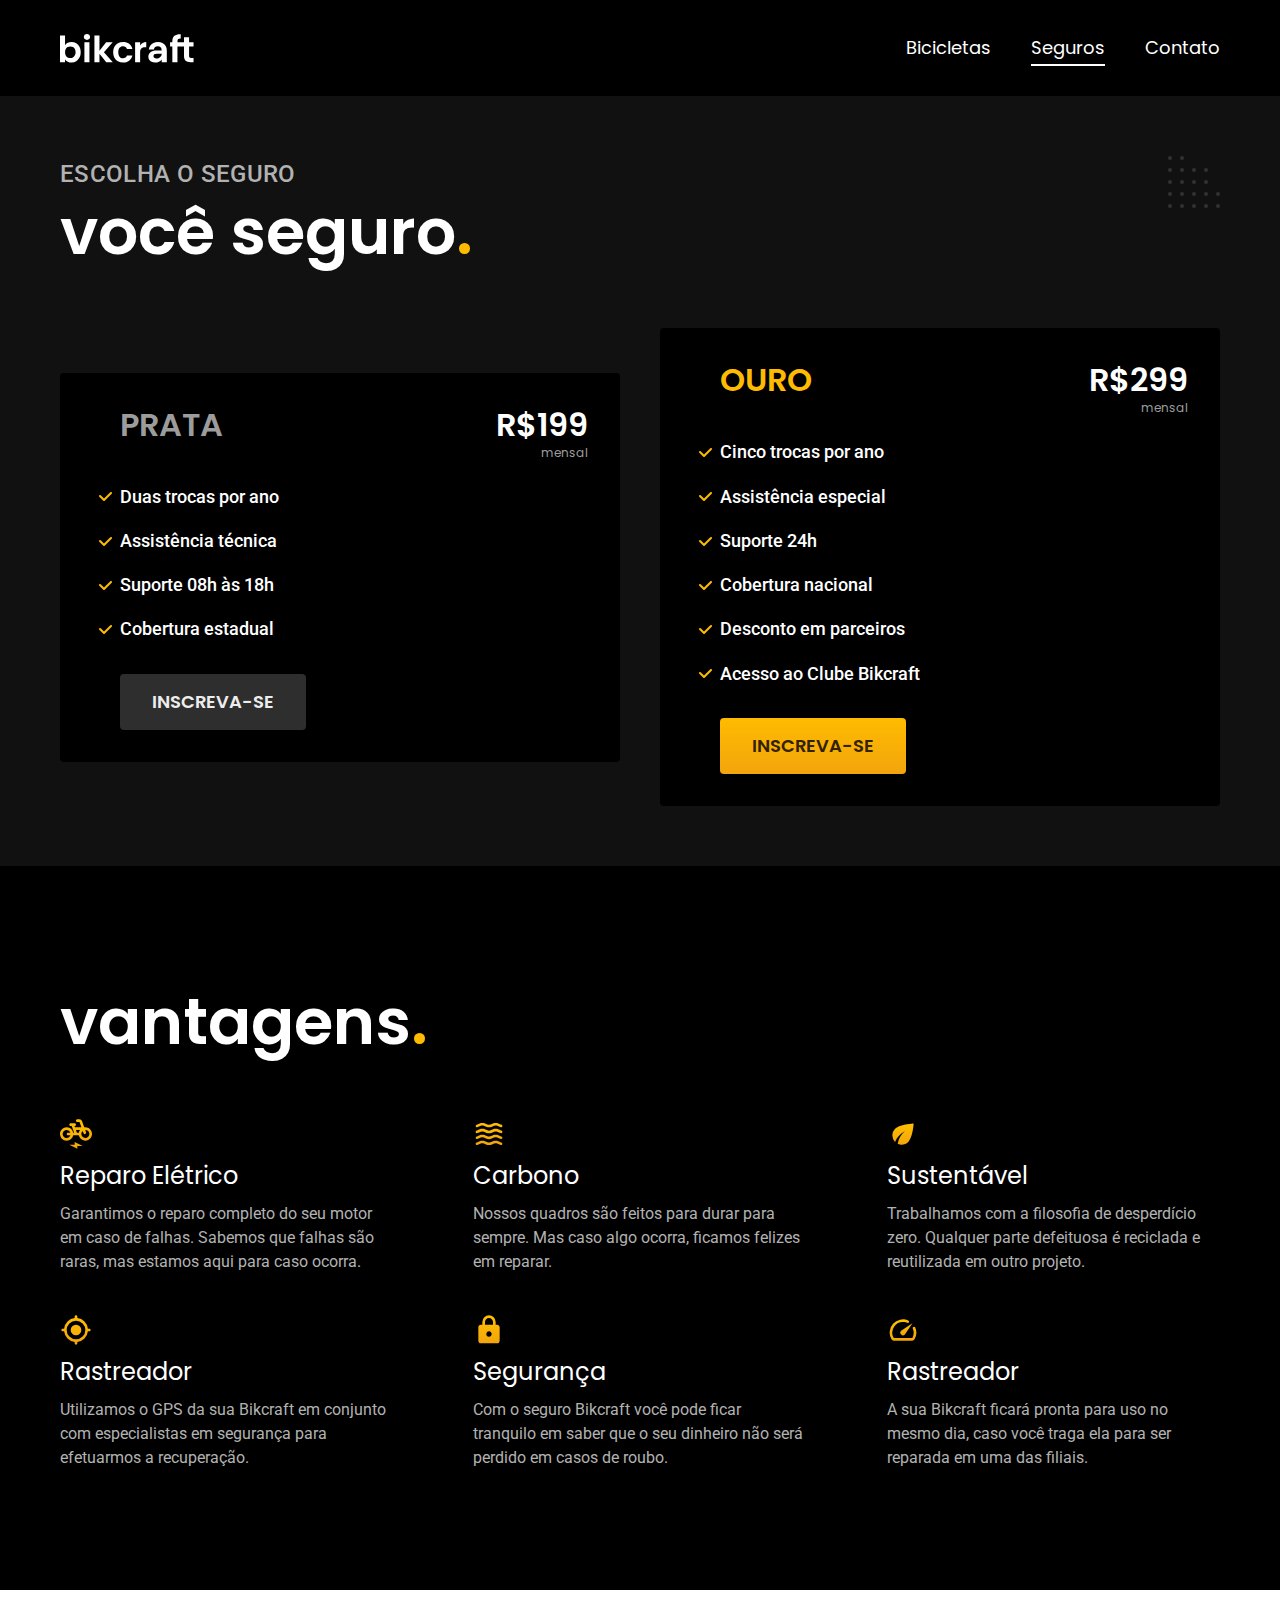
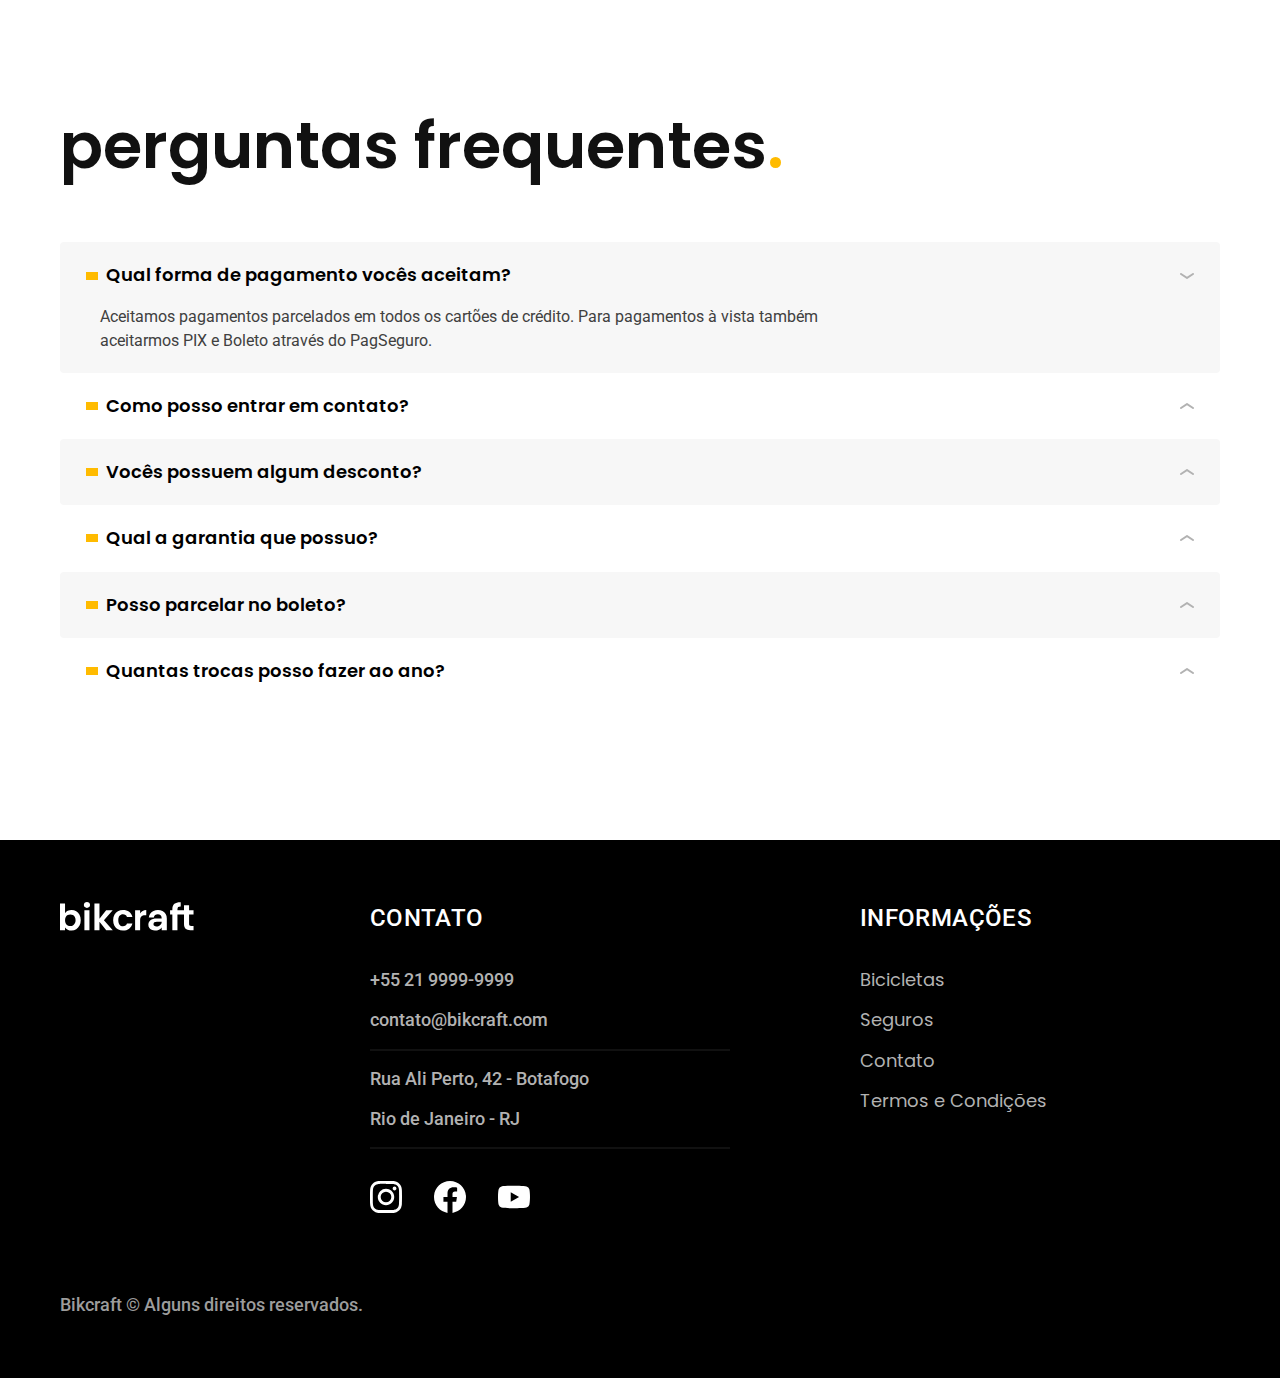
<file: seguros.html>
<!DOCTYPE html>
<html lang="en">

<head>
  <meta charset="UTF-8">
  <meta http-equiv="X-UA-Compatible" content="IE=edge">
  <meta name="viewport" content="width=device-width, initial-scale=1.0">
  <meta name="description" content="Seguros.">
  <title>Seguros | Bikcraft</title>
  <link rel="preload" href="./css/style.css" as="style">
  <link rel="stylesheet" href="./css/style.css">
  <link rel="preconnect" href="https://fonts.googleapis.com">
  <link rel="preconnect" href="https://fonts.gstatic.com" crossorigin>
  <link href="https://fonts.googleapis.com/css2?family=Merriweather:ital,wght@1,900&family=Poppins:wght@400;600&family=Roboto:wght@400;500&display=swap" rel="stylesheet">
  <script>document.documentElement.classList.add('js');</script>
</head>

<body id="seguros">
  <header class="header-bg">
    <div class="header container">
      <a href="./"><img src="./img/bikcraft.svg" alt="Bikcraft"></a>
      <nav aria-label="primaria">
        <ul class="header-menu font-1-m cor-0">
          <li><a href="./bicicletas.html">Bicicletas</a></li>
          <li><a href="./seguros.html">Seguros</a></li>
          <li><a href="./contato.html">Contato</a></li>
        </ul>
      </nav>
    </div>
  </header>

  <main class="seguros-bg">
    <div class="titulo-bg">
      <div class="titulo container">
        <p class="font-2-l-b cor-5">Escolha o seguro</p>
        <h1 class="font-1-xxl cor-0">você seguro<span class="cor-p1">.</span></h1>
      </div>
    </div>

    <div class="seguros container">
      <div class="seguros-item fadeInLeft" data-anime="200">
        <h3 class="font-1-xl cor-6">PRATA</h3>
        <span class="font-1-xl cor-0">R$199<span class="font-1-xs cor-6">mensal</span></span>
        <ul class="font-2-m cor-0">
          <li>Duas trocas por ano</li>
          <li>Assistência técnica</li>
          <li>Suporte 08h às 18h</li>
          <li>Cobertura estadual</li>
        </ul>
        <a class="botao secundario" href="./orcamento.html?tipo=seguro&produto=prata">Inscreva-se</a>
      </div>

      <div class="seguros-item fadeInRight" data-anime="400">
        <h3 class="font-1-xl cor-p1">OURO</h3>
        <span class="font-1-xl cor-0">R$299<span class="font-1-xs cor-6">mensal</span></span>
        <ul class="font-2-m cor-0">
          <li>Cinco trocas por ano</li>
          <li>Assistência especial</li>
          <li>Suporte 24h</li>
          <li>Cobertura nacional</li>
          <li>Desconto em parceiros</li>
          <li>Acesso ao Clube Bikcraft</li>
        </ul>
        <a class="botao" href="./orcamento.html?tipo=seguro&produto=ouro">Inscreva-se</a>
      </div>
    </div>

  </main>

  <article class="vantagens-bg">
    <div class="vantagens container">
      <h2 class="font-1-xxl cor-0">vantagens<span class="cor-p1">.</span></h2>
      <ul>
        <li>
          <img src="./img/icones/eletrica.svg" alt="">
          <h3 class="font-1-l cor-0">Reparo Elétrico</h3>
          <p class="font-2-s cor-5">Garantimos o reparo completo do seu motor em caso de falhas. Sabemos que falhas são raras, mas estamos aqui para caso ocorra.</p>
        </li>
        <li>
          <img src="./img/icones/carbono.svg" alt="">
          <h3 class="font-1-l cor-0">Carbono</h3>
          <p class="font-2-s cor-5">Nossos quadros são feitos para durar para sempre. Mas caso algo ocorra, ficamos felizes em reparar.</p>
        </li>
        <li>
          <img src="./img/icones/sustentavel.svg" alt="">
          <h3 class="font-1-l cor-0">Sustentável</h3>
          <p class="font-2-s cor-5">Trabalhamos com a filosofia de desperdício zero. Qualquer parte defeituosa é reciclada e reutilizada em outro projeto.</p>
        </li>
        <li>
          <img src="./img/icones/rastreador.svg" alt="">
          <h3 class="font-1-l cor-0">Rastreador</h3>
          <p class="font-2-s cor-5">Utilizamos o GPS da sua Bikcraft em conjunto com especialistas em segurança para efetuarmos a recuperação.</p>
        </li>
        <li>
          <img src="./img/icones/seguro.svg" alt="">
          <h3 class="font-1-l cor-0">Segurança</h3>
          <p class="font-2-s cor-5">Com o seguro Bikcraft você pode ficar tranquilo em saber que o seu dinheiro não será perdido em casos de roubo.</p>
        </li>
        <li>
          <img src="./img/icones/velocidade.svg" alt="">
          <h3 class="font-1-l cor-0">Rastreador</h3>
          <p class="font-2-s cor-5">A sua Bikcraft ficará pronta para uso no mesmo dia, caso você traga ela para ser reparada em uma das filiais.</p>
        </li>
      </ul>
    </div>
  </article>

  <article class="perguntas container">
    <h2 class="font-1-xxl">perguntas frequentes<span class="cor-p1">.</span></h2>
    <dl>
      <div>
        <dt><button class="font-1-m-b" aria-controls="pergunta1" aria-expanded="true">Qual forma de pagamento vocês aceitam?</button></dt>
        <dd id="pergunta1" class="font-2-s cor-9 ativa">Aceitamos pagamentos parcelados em todos os cartões de crédito. Para pagamentos à vista também aceitarmos PIX e Boleto através do PagSeguro.</dd>
      </div>
      <div>
        <dt><button class="font-1-m-b" aria-controls="pergunta2" aria-expanded="false">Como posso entrar em contato?</button></dt>
        <dd id="pergunta2" class="font-2-s cor-9">Aceitamos pagamentos parcelados em todos os cartões de crédito. Para pagamentos à vista também aceitarmos PIX e Boleto através do PagSeguro.</dd>
      </div>
      <div>
        <dt><button class="font-1-m-b" aria-controls="pergunta3" aria-expanded="false">Vocês possuem algum desconto?</button></dt>
        <dd id="pergunta3" class="font-2-s cor-9">Aceitamos pagamentos parcelados em todos os cartões de crédito. Para pagamentos à vista também aceitarmos PIX e Boleto através do PagSeguro.</dd>
      </div>
      <div>
        <dt><button class="font-1-m-b" aria-controls="pergunta4" aria-expanded="false">Qual a garantia que possuo?</button></dt>
        <dd id="pergunta4" class="font-2-s cor-9">Aceitamos pagamentos parcelados em todos os cartões de crédito. Para pagamentos à vista também aceitarmos PIX e Boleto através do PagSeguro.</dd>
      </div>
      <div>
        <dt><button class="font-1-m-b" aria-controls="pergunta5" aria-expanded="false">Posso parcelar no boleto?</button></dt>
        <dd id="pergunta5" class="font-2-s cor-9">Aceitamos pagamentos parcelados em todos os cartões de crédito. Para pagamentos à vista também aceitarmos PIX e Boleto através do PagSeguro.</dd>
      </div>
      <div>
        <dt><button class="font-1-m-b" aria-controls="pergunta6" aria-expanded="false">Quantas trocas posso fazer ao ano?</button></dt>
        <dd id="pergunta6" class="font-2-s cor-9">Aceitamos pagamentos parcelados em todos os cartões de crédito. Para pagamentos à vista também aceitarmos PIX e Boleto através do PagSeguro.</dd>
      </div>
    </dl>
  </article>

  <footer class="footer-bg">
    <div class="footer container">
      <img src="./img/bikcraft.svg" width="136" height="32" alt="Bikcraft">
      <div class="footer-contato">
        <h3 class="font-2-l-b cor-0">Contato</h3>
        <ul class="font-2-m cor-5">
          <li><a href="tel:+552199999999">+55 21 9999-9999</a></li>
          <li><a href="mailto:contato@bikcraft.com">contato@bikcraft.com</a></li>
          <li>Rua Ali Perto, 42 - Botafogo</li>
          <li>Rio de Janeiro - RJ</li>
        </ul>
        <div class="footer-redes">
          <a href="./">
            <img src="./img/redes/instagram.svg" width="32" height="32" alt="Instagram">
          </a>
          <a href="./">
            <img src="./img/redes/facebook.svg" width="32" height="32" alt="Facebook">
          </a>
          <a href="./">
            <img src="./img/redes/youtube.svg" width="32" height="32" alt="Youtube">
          </a>
        </div>
      </div>
      <div class="footer-informacoes">
        <h3 class="font-2-l-b cor-0">Informações</h3>
        <nav>
          <ul class="font-1-m cor-5">
            <li><a href="./bicicletas.html">Bicicletas</a></li>
            <li><a href="./seguros.html">Seguros</a></li>
            <li><a href="./contato.html">Contato</a></li>
            <li><a href="./termos.html">Termos e Condições</a></li>
          </ul>
        </nav>
      </div>
      <p class="footer-copy font-2-m cor-6">Bikcraft © Alguns direitos reservados.</p>
    </div>
  </footer>
  <script src="./js/plugins/simple-anime.js"></script>
  <script src="./js/script.js"></script>
</body>

</html>
</file>
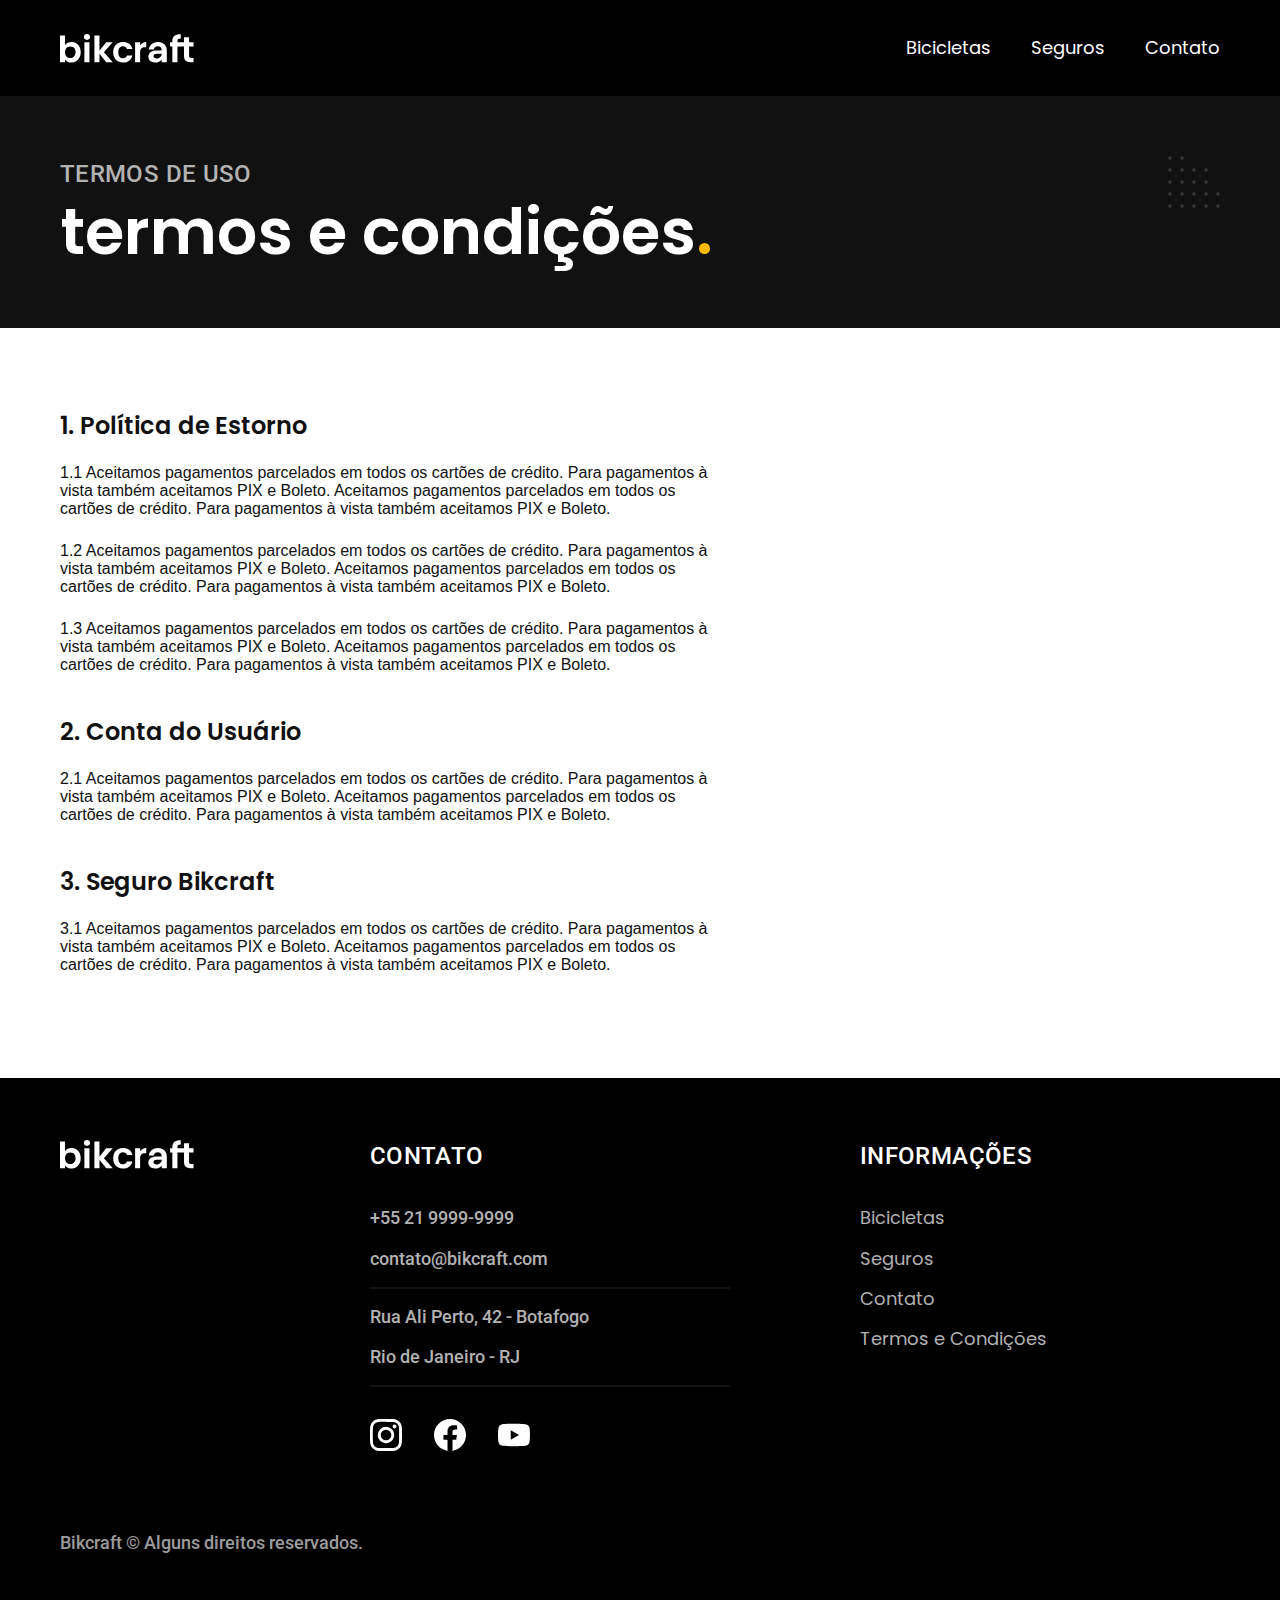
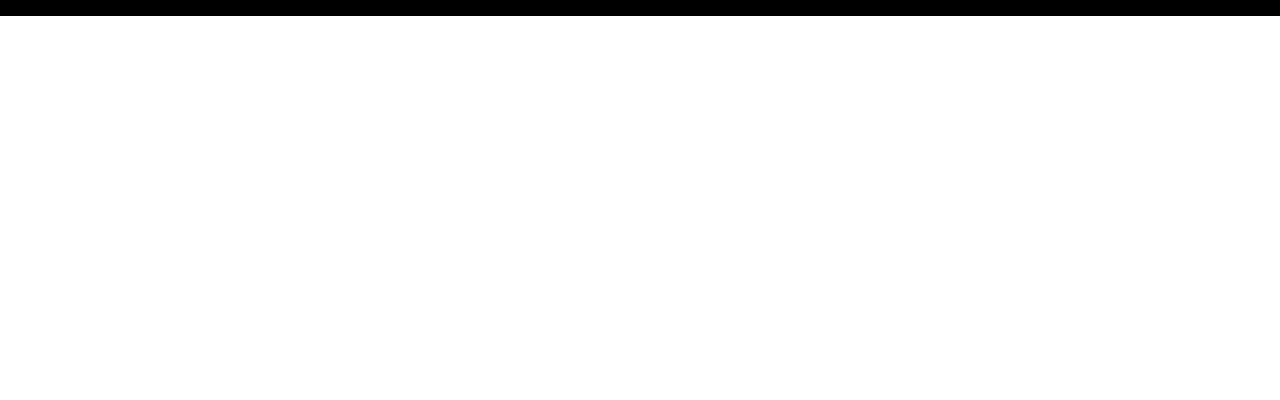
<file: termos.html>
<!DOCTYPE html>
<html lang="en">

<head>
  <meta charset="UTF-8">
  <meta http-equiv="X-UA-Compatible" content="IE=edge">
  <meta name="viewport" content="width=device-width, initial-scale=1.0">
  <meta name="description" content="Termos e condições.">
  <title>Termos e Condições | Bikcraft</title>
  <link rel="preload" href="./css/style.css" as="style">
  <link rel="stylesheet" href="./css/style.css">
  <link rel="preconnect" href="https://fonts.googleapis.com">
  <link rel="preconnect" href="https://fonts.gstatic.com" crossorigin>
  <link href="https://fonts.googleapis.com/css2?family=Merriweather:ital,wght@1,900&family=Poppins:wght@400;600&family=Roboto:wght@400;500&display=swap" rel="stylesheet">
  <script>document.documentElement.classList.add('js');</script>
</head>

<body id="termos">
  <header class="header-bg">
    <div class="header container">
      <a href="./"><img src="./img/bikcraft.svg" alt="Bikcraft"></a>
      <nav aria-label="primaria">
        <ul class="header-menu font-1-m cor-0">
          <li><a href="./bicicletas.html">Bicicletas</a></li>
          <li><a href="./seguros.html">Seguros</a></li>
          <li><a href="./contato.html">Contato</a></li>
        </ul>
      </nav>
    </div>
  </header>

  <main>
    <div class="titulo-bg">
      <div class="titulo container">
        <p class="font-2-l-b cor-5">Termos de uso</p>
        <h1 class="font-1-xxl cor-0">termos e condições<span class="cor-p1">.</span></h1>
      </div>
    </div>

    <div class="termos container">
      <h2 class="font-1-l font-2-s cor-11">1. Política de Estorno</h2>
      <p>1.1 Aceitamos pagamentos parcelados em todos os cartões de crédito. Para pagamentos à vista também aceitamos PIX e Boleto. Aceitamos pagamentos parcelados em todos os cartões de crédito. Para pagamentos à vista também aceitamos PIX e Boleto.</p>
      <p>1.2 Aceitamos pagamentos parcelados em todos os cartões de crédito. Para pagamentos à vista também aceitamos PIX e Boleto. Aceitamos pagamentos parcelados em todos os cartões de crédito. Para pagamentos à vista também aceitamos PIX e Boleto.</p>
      <p>1.3 Aceitamos pagamentos parcelados em todos os cartões de crédito. Para pagamentos à vista também aceitamos PIX e Boleto. Aceitamos pagamentos parcelados em todos os cartões de crédito. Para pagamentos à vista também aceitamos PIX e Boleto.</p>
      <h2 class="font-1-l cor-11">2. Conta do Usuário</h2>
      <p>2.1 Aceitamos pagamentos parcelados em todos os cartões de crédito. Para pagamentos à vista também aceitamos PIX e Boleto. Aceitamos pagamentos parcelados em todos os cartões de crédito. Para pagamentos à vista também aceitamos PIX e Boleto.</p>
      <h2 class="font-1-l cor-11">3. Seguro Bikcraft</h2>
      <p>3.1 Aceitamos pagamentos parcelados em todos os cartões de crédito. Para pagamentos à vista também aceitamos PIX e Boleto. Aceitamos pagamentos parcelados em todos os cartões de crédito. Para pagamentos à vista também aceitamos PIX e Boleto.</p>
    </div>
  </main>

  <footer class="footer-bg">
    <div class="footer container">
      <img src="./img/bikcraft.svg" width="136" height="32" alt="Bikcraft">
      <div class="footer-contato">
        <h3 class="font-2-l-b cor-0">Contato</h3>
        <ul class="font-2-m cor-5">
          <li><a href="tel:+552199999999">+55 21 9999-9999</a></li>
          <li><a href="mailto:contato@bikcraft.com">contato@bikcraft.com</a></li>
          <li>Rua Ali Perto, 42 - Botafogo</li>
          <li>Rio de Janeiro - RJ</li>
        </ul>
        <div class="footer-redes">
          <a href="./">
            <img src="./img/redes/instagram.svg" width="32" height="32" alt="Instagram">
          </a>
          <a href="./">
            <img src="./img/redes/facebook.svg" width="32" height="32" alt="Facebook">
          </a>
          <a href="./">
            <img src="./img/redes/youtube.svg" width="32" height="32" alt="Youtube">
          </a>
        </div>
      </div>
      <div class="footer-informacoes">
        <h3 class="font-2-l-b cor-0">Informações</h3>
        <nav>
          <ul class="font-1-m cor-5">
            <li><a href="./bicicletas.html">Bicicletas</a></li>
            <li><a href="./seguros.html">Seguros</a></li>
            <li><a href="./contato.html">Contato</a></li>
            <li><a href="./termos.html">Termos e Condições</a></li>
          </ul>
        </nav>
      </div>
      <p class="footer-copy font-2-m cor-6">Bikcraft © Alguns direitos reservados.</p>
    </div>
  </footer>
  <script src="./js/script.js"></script>
</body>

</html>
</file>
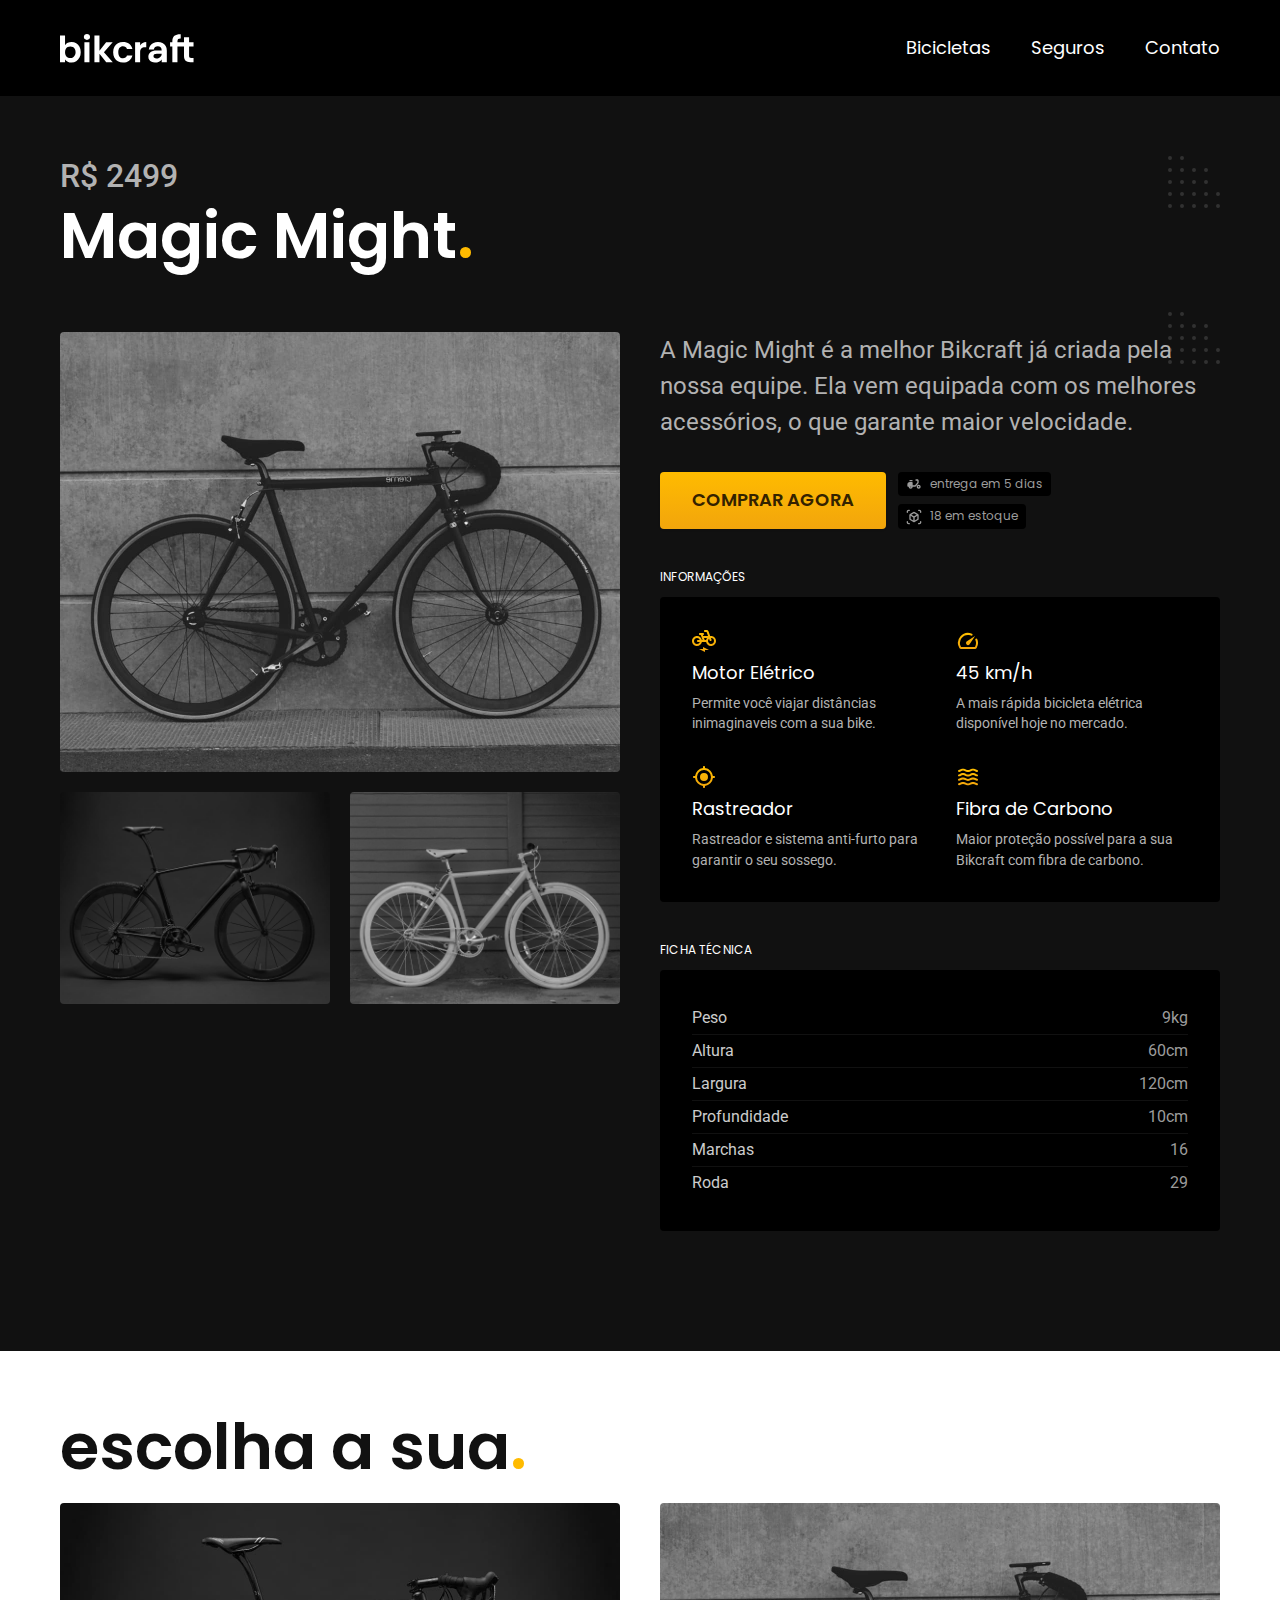
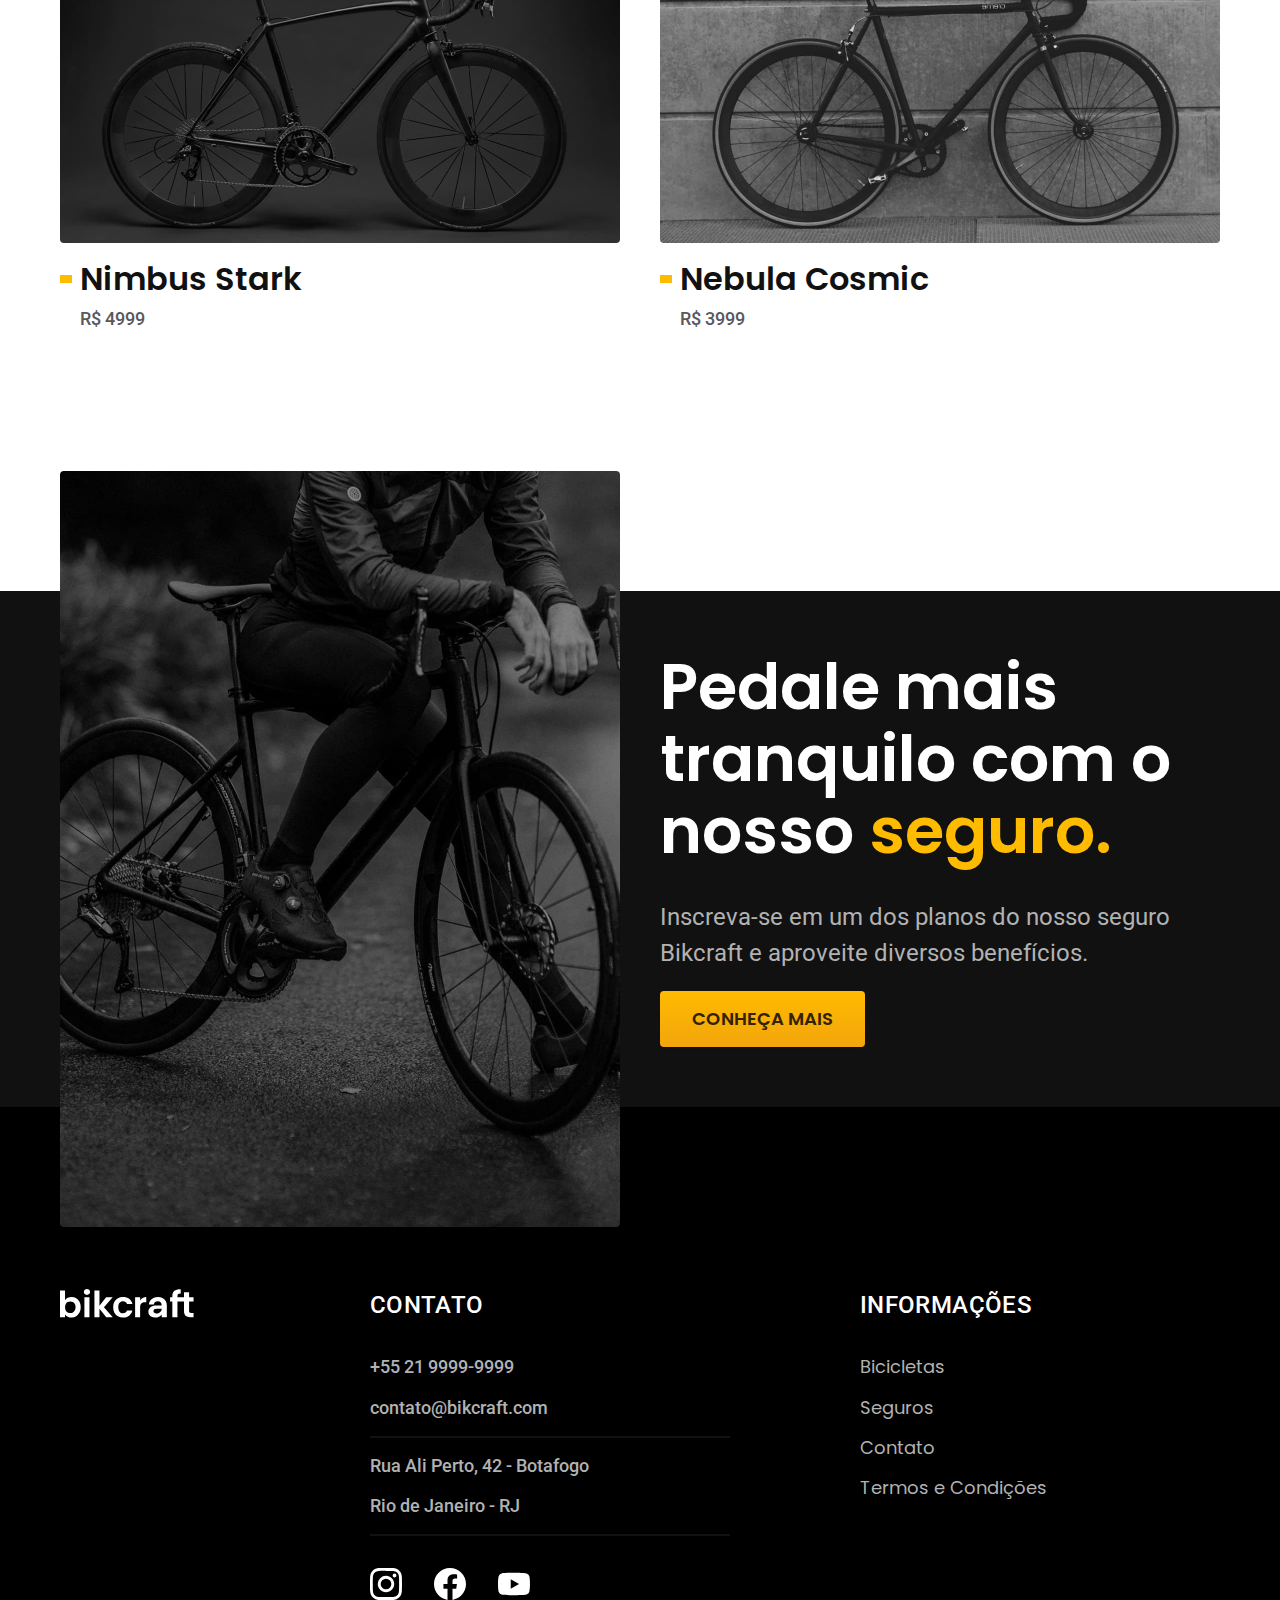
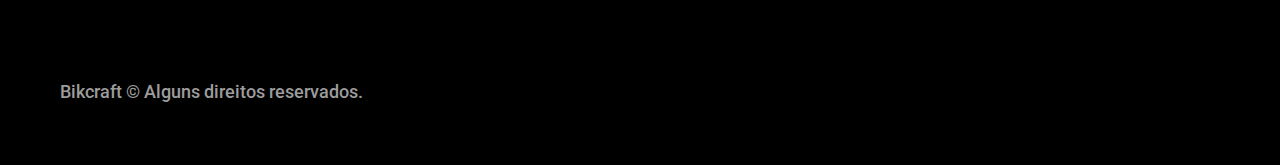
<file: bicicletas/magic.html>
<!DOCTYPE html>
<html lang="en">

<head>
  <meta charset="UTF-8">
  <meta http-equiv="X-UA-Compatible" content="IE=edge">
  <meta name="viewport" content="width=device-width, initial-scale=1.0">
  <meta name="description" content="Magic.">
  <title>Magic | Bikcraft</title>
  <link rel="stylesheet" href="../css/style.css">
  <link rel="preconnect" href="https://fonts.googleapis.com">
  <link rel="preconnect" href="https://fonts.gstatic.com" crossorigin>
  <link href="https://fonts.googleapis.com/css2?family=Merriweather:ital,wght@1,900&family=Poppins:wght@400;600&family=Roboto:wght@400;500&display=swap" rel="stylesheet">
  <script>document.documentElement.classList.add('js');</script>
</head>

<body id="bicicleta">
  <header class="header-bg">
    <div class="header container">
      <a href="../"><img src="../img/bikcraft.svg" alt="Bikcraft"></a>
      <nav aria-label="primaria">
        <ul class="header-menu font-1-m cor-0">
          <li><a href="../bicicletas.html">Bicicletas</a></li>
          <li><a href="../seguros.html">Seguros</a></li>
          <li><a href="../contato.html">Contato</a></li>
        </ul>
      </nav>
    </div>
  </header>

  <main class="titulo-bg">
    <div>
      <div class="titulo container">
        <p class="font-2-xl cor-5">R$ 2499</p>
        <h1 class="font-1-xxl cor-0">Magic Might<span class="cor-p1">.</span></h1>
      </div>
    </div>
    <div class="bicicleta container">
      <div class="bicicleta-imagens">
        <img src="../img/bicicleta/nimbus2.jpg" alt="">
        <img src="../img/bicicleta/nimbus1.jpg" alt="">
        <img src="../img/bicicleta/nimbus3.jpg" alt="">
      </div>
      <div class="bicicleta-conteudo">
        <p class="font-2-l cor-5">A Magic Might é a melhor Bikcraft já criada pela nossa equipe. Ela vem equipada com os melhores acessórios, o que garante maior velocidade.</p>
        <div class="bicicleta-comprar">
          <a href="../orcamento.html?tipo=bikcraft&produto=magic" class="botao">Comprar Agora</a>
          <span class="font-1-xs cor-6"><img src="../img/icones/entrega.svg">entrega em 5 dias</span>
          <span class="font-1-xs cor-6"><img src="../img/icones/estoque.svg">18 em estoque</span>
        </div>
        <h2 class="font-1-xs cor-0">Informações</h2>
        <ul class="bicicleta-informacoes">
          <li>
            <img src="../img/icones/eletrica.svg" alt="">
            <h3 class="font-1-m cor-0">Motor Elétrico</h3>
            <p class="font-2-xs cor-5">Permite você viajar distâncias inimaginaveis com a sua bike.</p>
          </li>
          <li>
            <img src="../img/icones/velocidade.svg" alt="">
            <h3 class="font-1-m cor-0">45 km/h</h3>
            <p class="font-2-xs cor-5">A mais rápida bicicleta elétrica disponível hoje no mercado.</p>
          </li>
          <li>
            <img src="../img/icones/rastreador.svg" alt="">
            <h3 class="font-1-m cor-0">Rastreador</h3>
            <p class="font-2-xs cor-5">Rastreador e sistema anti-furto para garantir o seu sossego.</p>
          </li>
          <li>
            <img src="../img/icones/carbono.svg" alt="">
            <h3 class="font-1-m cor-0">Fibra de Carbono</h3>
            <p class="font-2-xs cor-5">Maior proteção possível para a sua Bikcraft com fibra de carbono.</p>
          </li>
        </ul>
        <h2 class="font-1-xs cor-0">Ficha Técnica</h2>
        <ul class="bicicleta-ficha font-2-s cor-4">
          <li>Peso <span>9kg</span></li>
          <li>Altura <span>60cm</span></li>
          <li>Largura <span>120cm</span></li>
          <li>Profundidade <span>10cm</span></li>
          <li>Marchas <span>16</span></li>
          <li>Roda <span>29</span></li>
        </ul>
      </div>
    </div>

  </main>

  <article class="bicicletas-lista container">
    <h2 class="font-1-xxl">
      escolha a sua<span class="cor-p1">.</span>
    </h2>

    <ul>
      <li>
        <a href="./nimbus.html">
          <img src="../img/bicicletas/nimbus.jpg" alt="Bicicleta preta">
          <h3 class="font-1-xl">Nimbus Stark</h3>
          <span class="font-2-m cor-8">R$ 4999</span>
        </a>
      </li>
      <li>
        <a href="./nebula.html">
          <img src="../img/bicicletas/magic.jpg" alt="Bicicleta preta">
          <h3 class="font-1-xl">Nebula Cosmic</h3>
          <span class="font-2-m cor-8">R$ 3999</span>
        </a>
      </li>

    </ul>
  </article>

  <article class="seguro-bicicleta-bg">
    <div class="seguro container">
      <div class="seguro-imagem">
        <img src="../img/fotos/seguros.jpg" alt="Pessoa parada em cima de uma bicicleta.">
      </div>
      <div class="seguro-conteudo">
        <h2 class="font-1-xxl cor-0">Pedale mais tranquilo com o nosso <span class="cor-p1">seguro.</span></h2>
        <p class="font-2-l cor-5">Inscreva-se em um dos planos do nosso seguro Bikcraft e aproveite diversos benefícios.</p>
        <a class="botao" href="../seguros.html">Conheça Mais</a>
      </div>
    </div>
  </article>

  <footer class="footer-bg">
    <div class="footer container">
      <img src="../img/bikcraft.svg" width="136" height="32" alt="Bikcraft">
      <div class="footer-contato">
        <h3 class="font-2-l-b cor-0">Contato</h3>
        <ul class="font-2-m cor-5">
          <li><a href="tel:+552199999999">+55 21 9999-9999</a></li>
          <li><a href="mailto:contato@bikcraft.com">contato@bikcraft.com</a></li>
          <li>Rua Ali Perto, 42 - Botafogo</li>
          <li>Rio de Janeiro - RJ</li>
        </ul>
        <div class="footer-redes">
          <a href="../">
            <img src="../img/redes/instagram.svg" width="32" height="32" alt="Instagram">
          </a>
          <a href="../">
            <img src="../img/redes/facebook.svg" width="32" height="32" alt="Facebook">
          </a>
          <a href="../">
            <img src="../img/redes/youtube.svg" width="32" height="32" alt="Youtube">
          </a>
        </div>
      </div>
      <div class="footer-informacoes">
        <h3 class="font-2-l-b cor-0">Informações</h3>
        <nav>
          <ul class="font-1-m cor-5">
            <li><a href="../bicicletas.html">Bicicletas</a></li>
            <li><a href="../seguros.html">Seguros</a></li>
            <li><a href="../contato.html">Contato</a></li>
            <li><a href="../termos.html">Termos e Condições</a></li>
          </ul>
        </nav>
      </div>
      <p class="footer-copy font-2-m cor-6">Bikcraft © Alguns direitos reservados.</p>
    </div>
  </footer>
  <script src="../js/script.js"></script>
</body>

</html>
</file>
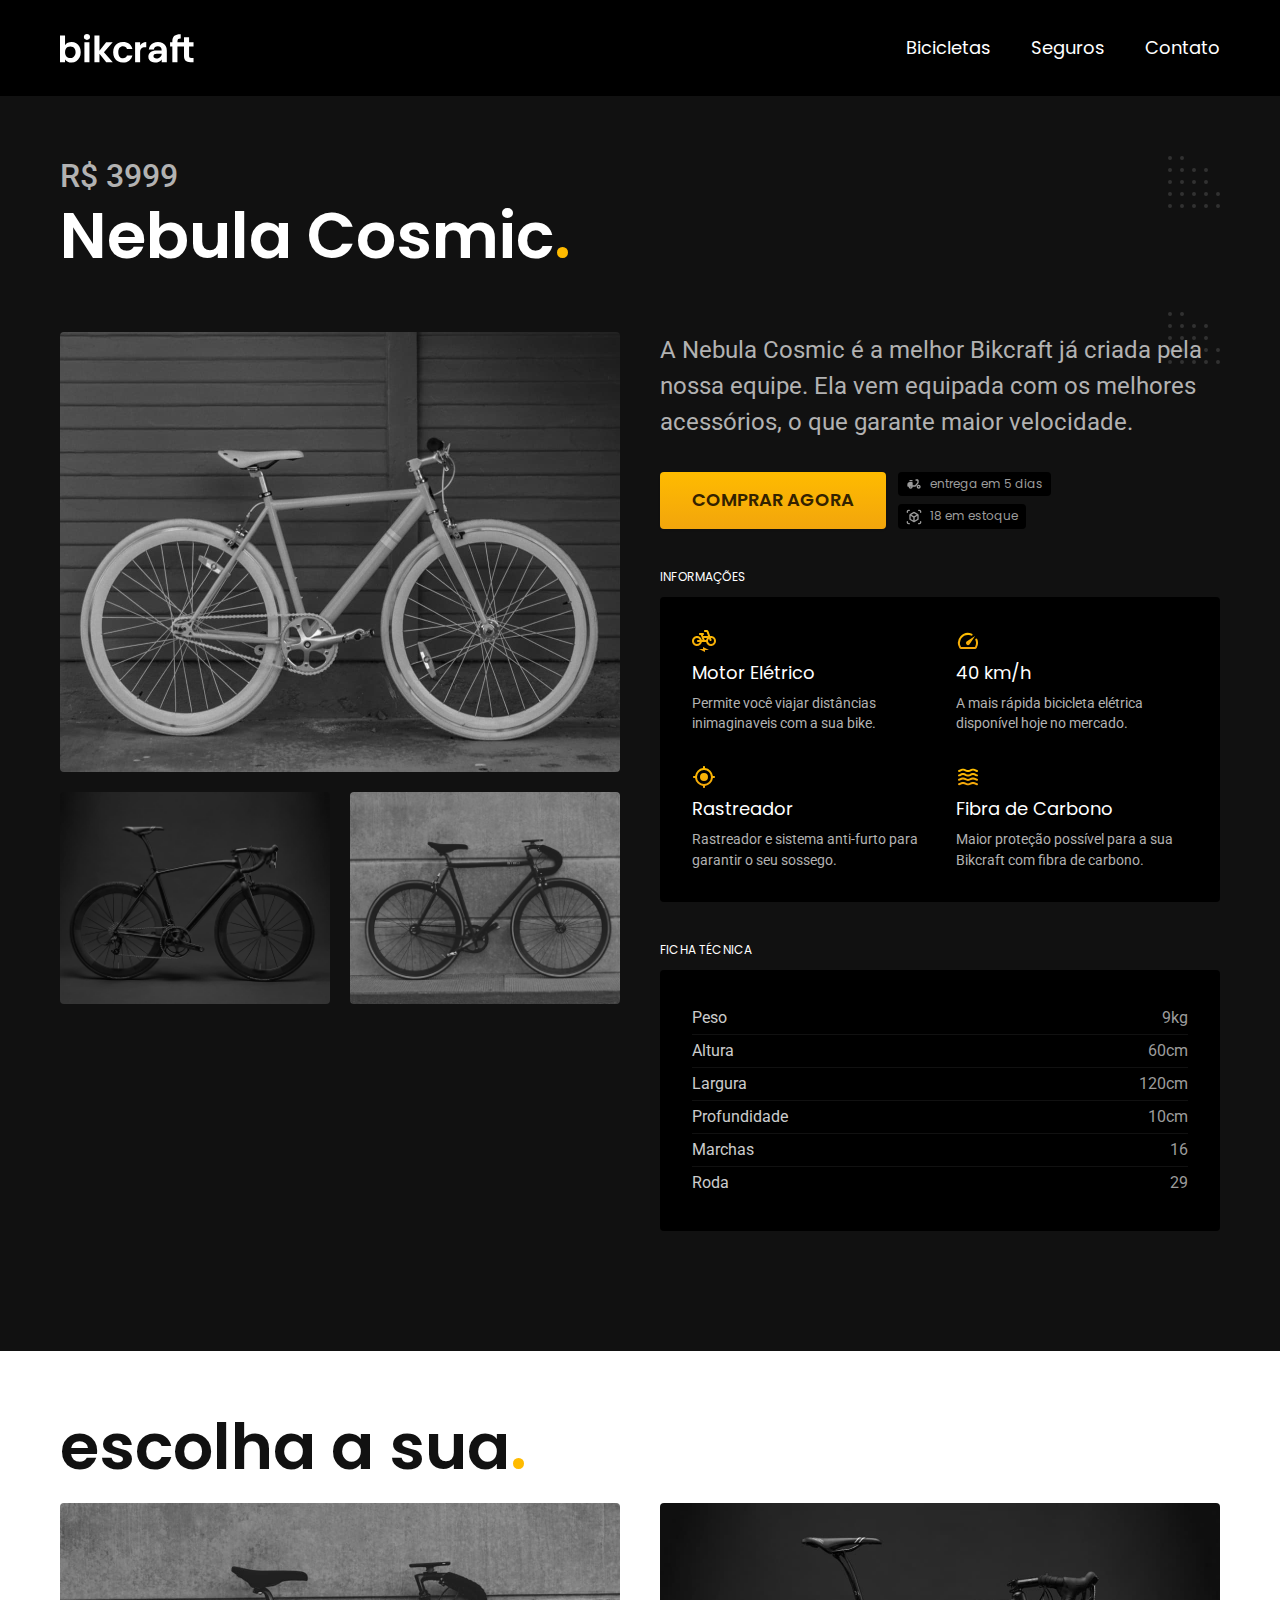
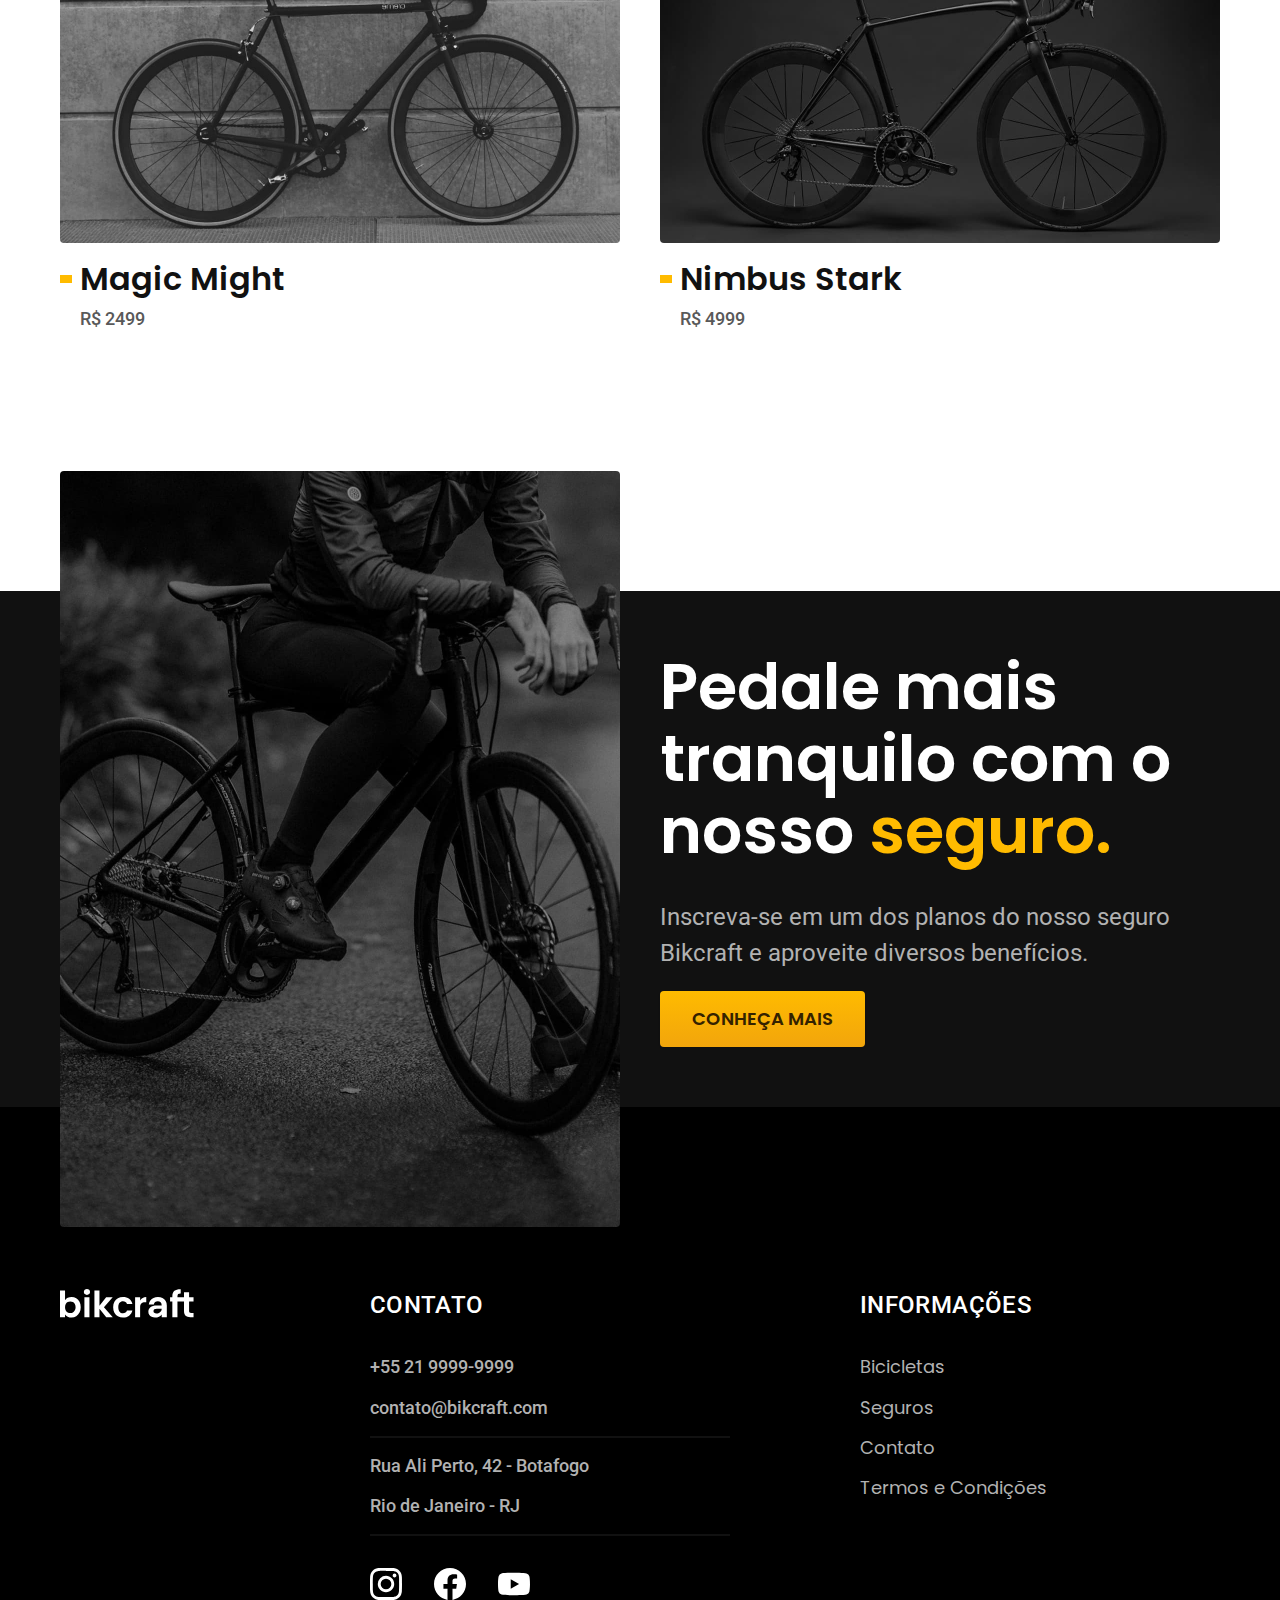
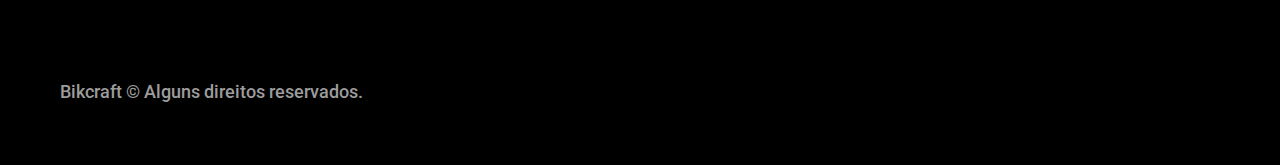
<file: bicicletas/nebula.html>
<!DOCTYPE html>
<html lang="en">

<head>
  <meta charset="UTF-8">
  <meta http-equiv="X-UA-Compatible" content="IE=edge">
  <meta name="viewport" content="width=device-width, initial-scale=1.0">
  <meta name="description" content="Nebula.">
  <title>Nebula | Bikcraft</title>
  <link rel="stylesheet" href="../css/style.css">
  <link rel="preconnect" href="https://fonts.googleapis.com">
  <link rel="preconnect" href="https://fonts.gstatic.com" crossorigin>
  <link href="https://fonts.googleapis.com/css2?family=Merriweather:ital,wght@1,900&family=Poppins:wght@400;600&family=Roboto:wght@400;500&display=swap" rel="stylesheet">
  <script>document.documentElement.classList.add('js');</script>
</head>

<body id="bicicleta">
  <header class="header-bg">
    <div class="header container">
      <a href="../"><img src="../img/bikcraft.svg" alt="Bikcraft"></a>
      <nav aria-label="primaria">
        <ul class="header-menu font-1-m cor-0">
          <li><a href="../bicicletas.html">Bicicletas</a></li>
          <li><a href="../seguros.html">Seguros</a></li>
          <li><a href="../contato.html">Contato</a></li>
        </ul>
      </nav>
    </div>
  </header>

  <main class="titulo-bg">
    <div>
      <div class="titulo container">
        <p class="font-2-xl cor-5">R$ 3999</p>
        <h1 class="font-1-xxl cor-0">Nebula Cosmic<span class="cor-p1">.</span></h1>
      </div>
    </div>
    <div class="bicicleta container">
      <div class="bicicleta-imagens">
        <img src="../img/bicicleta/nimbus3.jpg" alt="">
        <img src="../img/bicicleta/nimbus1.jpg" alt="">
        <img src="../img/bicicleta/nimbus2.jpg" alt="">
      </div>
      <div class="bicicleta-conteudo">
        <p class="font-2-l cor-5">A Nebula Cosmic é a melhor Bikcraft já criada pela nossa equipe. Ela vem equipada com os melhores acessórios, o que garante maior velocidade.</p>
        <div class="bicicleta-comprar">
          <a href="../orcamento.html?tipo=bikcraft&produto=nebula" class="botao">Comprar Agora</a>
          <span class="font-1-xs cor-6"><img src="../img/icones/entrega.svg">entrega em 5 dias</span>
          <span class="font-1-xs cor-6"><img src="../img/icones/estoque.svg">18 em estoque</span>
        </div>
        <h2 class="font-1-xs cor-0">Informações</h2>
        <ul class="bicicleta-informacoes">
          <li>
            <img src="../img/icones/eletrica.svg" alt="">
            <h3 class="font-1-m cor-0">Motor Elétrico</h3>
            <p class="font-2-xs cor-5">Permite você viajar distâncias inimaginaveis com a sua bike.</p>
          </li>
          <li>
            <img src="../img/icones/velocidade.svg" alt="">
            <h3 class="font-1-m cor-0">40 km/h</h3>
            <p class="font-2-xs cor-5">A mais rápida bicicleta elétrica disponível hoje no mercado.</p>
          </li>
          <li>
            <img src="../img/icones/rastreador.svg" alt="">
            <h3 class="font-1-m cor-0">Rastreador</h3>
            <p class="font-2-xs cor-5">Rastreador e sistema anti-furto para garantir o seu sossego.</p>
          </li>
          <li>
            <img src="../img/icones/carbono.svg" alt="">
            <h3 class="font-1-m cor-0">Fibra de Carbono</h3>
            <p class="font-2-xs cor-5">Maior proteção possível para a sua Bikcraft com fibra de carbono.</p>
          </li>
        </ul>
        <h2 class="font-1-xs cor-0">Ficha Técnica</h2>
        <ul class="bicicleta-ficha font-2-s cor-4">
          <li>Peso <span>9kg</span></li>
          <li>Altura <span>60cm</span></li>
          <li>Largura <span>120cm</span></li>
          <li>Profundidade <span>10cm</span></li>
          <li>Marchas <span>16</span></li>
          <li>Roda <span>29</span></li>
        </ul>
      </div>
    </div>

  </main>

  <article class="bicicletas-lista container">
    <h2 class="font-1-xxl">
      escolha a sua<span class="cor-p1">.</span>
    </h2>

    <ul>
      <li>
        <a href="./magic.html">
          <img src="../img/bicicletas/magic.jpg" alt="Bicicleta preta">
          <h3 class="font-1-xl">Magic Might</h3>
          <span class="font-2-m cor-8">R$ 2499</span>
        </a>
      </li>
      <li>
        <a href="./nimbus.html">
          <img src="../img/bicicletas/nimbus.jpg" alt="Bicicleta preta">
          <h3 class="font-1-xl">Nimbus Stark</h3>
          <span class="font-2-m cor-8">R$ 4999</span>
        </a>
      </li>
    </ul>
  </article>

  <article class="seguro-bicicleta-bg">
    <div class="seguro container">
      <div class="seguro-imagem">
        <img src="../img/fotos/seguros.jpg" alt="Pessoa parada em cima de uma bicicleta.">
      </div>
      <div class="seguro-conteudo">
        <h2 class="font-1-xxl cor-0">Pedale mais tranquilo com o nosso <span class="cor-p1">seguro.</span></h2>
        <p class="font-2-l cor-5">Inscreva-se em um dos planos do nosso seguro Bikcraft e aproveite diversos benefícios.</p>
        <a class="botao" href="../seguros.html">Conheça Mais</a>
      </div>
    </div>
  </article>

  <footer class="footer-bg">
    <div class="footer container">
      <img src="../img/bikcraft.svg" width="136" height="32" alt="Bikcraft">
      <div class="footer-contato">
        <h3 class="font-2-l-b cor-0">Contato</h3>
        <ul class="font-2-m cor-5">
          <li><a href="tel:+552199999999">+55 21 9999-9999</a></li>
          <li><a href="mailto:contato@bikcraft.com">contato@bikcraft.com</a></li>
          <li>Rua Ali Perto, 42 - Botafogo</li>
          <li>Rio de Janeiro - RJ</li>
        </ul>
        <div class="footer-redes">
          <a href="../">
            <img src="../img/redes/instagram.svg" width="32" height="32" alt="Instagram">
          </a>
          <a href="../">
            <img src="../img/redes/facebook.svg" width="32" height="32" alt="Facebook">
          </a>
          <a href="../">
            <img src="../img/redes/youtube.svg" width="32" height="32" alt="Youtube">
          </a>
        </div>
      </div>
      <div class="footer-informacoes">
        <h3 class="font-2-l-b cor-0">Informações</h3>
        <nav>
          <ul class="font-1-m cor-5">
            <li><a href="../bicicletas.html">Bicicletas</a></li>
            <li><a href="../seguros.html">Seguros</a></li>
            <li><a href="../contato.html">Contato</a></li>
            <li><a href="../termos.html">Termos e Condições</a></li>
          </ul>
        </nav>
      </div>
      <p class="footer-copy font-2-m cor-6">Bikcraft © Alguns direitos reservados.</p>
    </div>
  </footer>
  <script src="../js/script.js"></script>
</body>

</html>
</file>
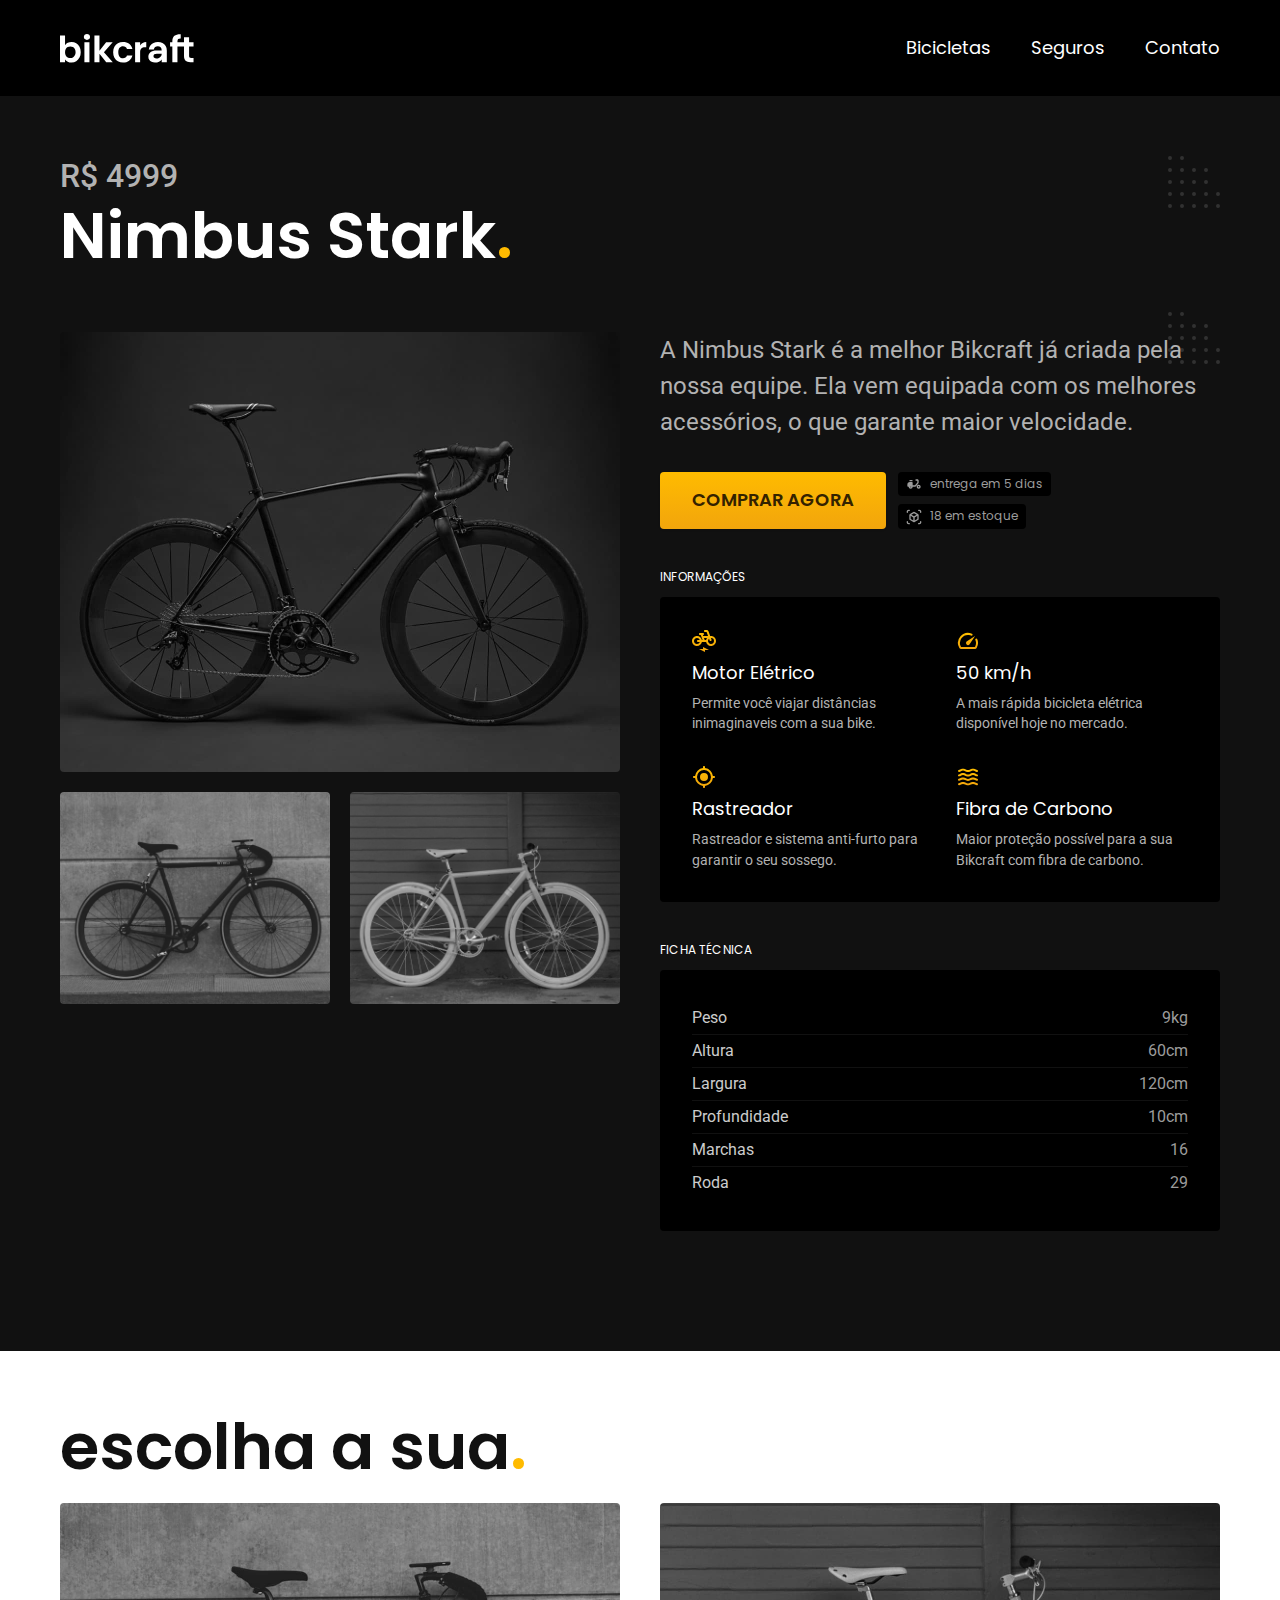
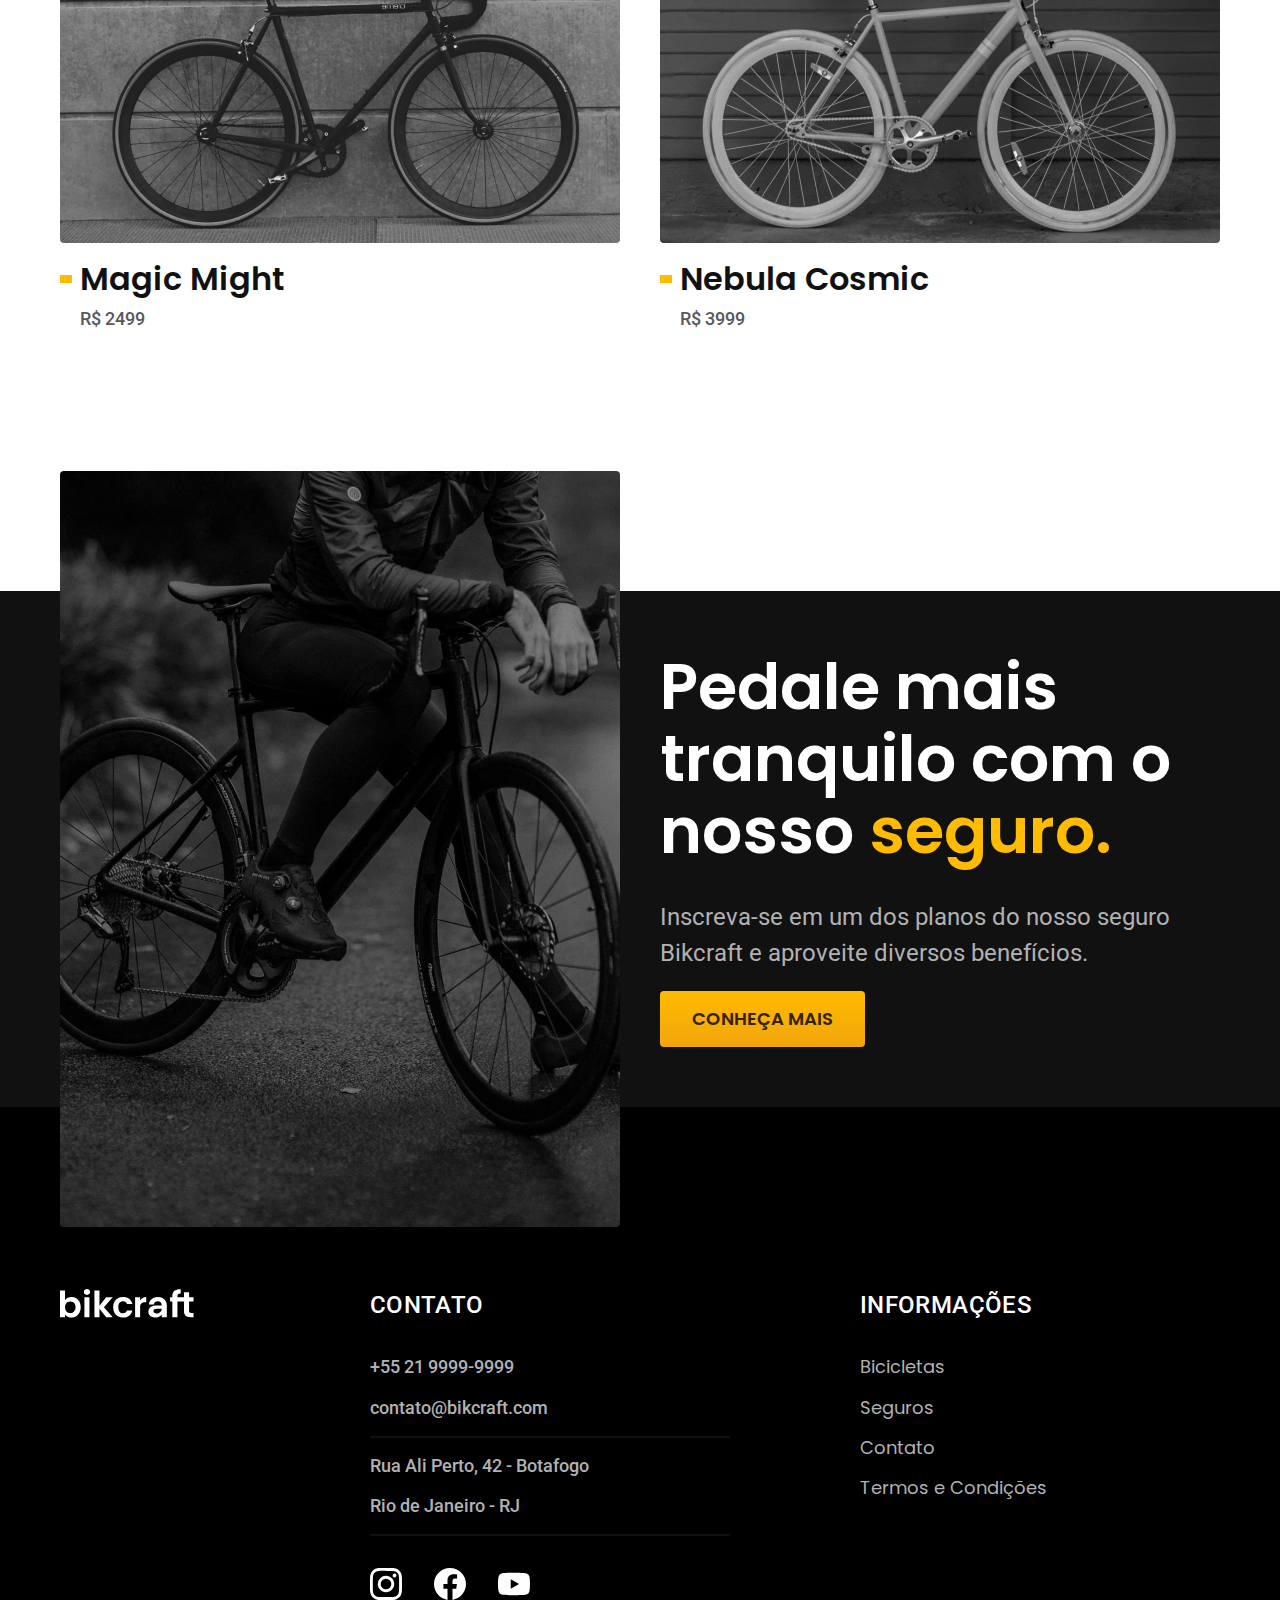
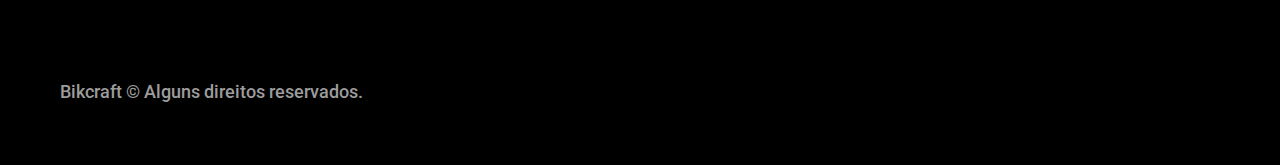
<file: bicicletas/nimbus.html>
<!DOCTYPE html>
<html lang="en">

<head>
  <meta charset="UTF-8">
  <meta http-equiv="X-UA-Compatible" content="IE=edge">
  <meta name="viewport" content="width=device-width, initial-scale=1.0">
  <meta name="description" content="Nimbus.">
  <title>Nimbus | Bikcraft</title>
  <link rel="stylesheet" href="../css/style.css">
  <link rel="preconnect" href="https://fonts.googleapis.com">
  <link rel="preconnect" href="https://fonts.gstatic.com" crossorigin>
  <link href="https://fonts.googleapis.com/css2?family=Merriweather:ital,wght@1,900&family=Poppins:wght@400;600&family=Roboto:wght@400;500&display=swap" rel="stylesheet">
  <script>document.documentElement.classList.add('js');</script>
</head>

<body id="bicicleta">
  <header class="header-bg">
    <div class="header container">
      <a href="../"><img src="../img/bikcraft.svg" alt="Bikcraft"></a>
      <nav aria-label="primaria">
        <ul class="header-menu font-1-m cor-0">
          <li><a href="../bicicletas.html">Bicicletas</a></li>
          <li><a href="../seguros.html">Seguros</a></li>
          <li><a href="../contato.html">Contato</a></li>
        </ul>
      </nav>
    </div>
  </header>

  <main class="titulo-bg">
    <div>
      <div class="titulo container">
        <p class="font-2-xl cor-5">R$ 4999</p>
        <h1 class="font-1-xxl cor-0">Nimbus Stark<span class="cor-p1">.</span></h1>
      </div>
    </div>
    <div class="bicicleta container">
      <div class="bicicleta-imagens">
        <img src="../img/bicicleta/nimbus1.jpg" alt="">
        <img src="../img/bicicleta/nimbus2.jpg" alt="">
        <img src="../img/bicicleta/nimbus3.jpg" alt="">
      </div>
      <div class="bicicleta-conteudo">
        <p class="font-2-l cor-5">A Nimbus Stark é a melhor Bikcraft já criada pela nossa equipe. Ela vem equipada com os melhores acessórios, o que garante maior velocidade.</p>
        <div class="bicicleta-comprar">
          <a href="../orcamento.html?tipo=bikcraft&produto=nimbus" class="botao">Comprar Agora</a>
          <span class="font-1-xs cor-6"><img src="../img/icones/entrega.svg">entrega em 5 dias</span>
          <span class="font-1-xs cor-6"><img src="../img/icones/estoque.svg">18 em estoque</span>
        </div>
        <h2 class="font-1-xs cor-0">Informações</h2>
        <ul class="bicicleta-informacoes">
          <li>
            <img src="../img/icones/eletrica.svg" alt="">
            <h3 class="font-1-m cor-0">Motor Elétrico</h3>
            <p class="font-2-xs cor-5">Permite você viajar distâncias inimaginaveis com a sua bike.</p>
          </li>
          <li>
            <img src="../img/icones/velocidade.svg" alt="">
            <h3 class="font-1-m cor-0">50 km/h</h3>
            <p class="font-2-xs cor-5">A mais rápida bicicleta elétrica disponível hoje no mercado.</p>
          </li>
          <li>
            <img src="../img/icones/rastreador.svg" alt="">
            <h3 class="font-1-m cor-0">Rastreador</h3>
            <p class="font-2-xs cor-5">Rastreador e sistema anti-furto para garantir o seu sossego.</p>
          </li>
          <li>
            <img src="../img/icones/carbono.svg" alt="">
            <h3 class="font-1-m cor-0">Fibra de Carbono</h3>
            <p class="font-2-xs cor-5">Maior proteção possível para a sua Bikcraft com fibra de carbono.</p>
          </li>
        </ul>
        <h2 class="font-1-xs cor-0">Ficha Técnica</h2>
        <ul class="bicicleta-ficha font-2-s cor-4">
          <li>Peso <span>9kg</span></li>
          <li>Altura <span>60cm</span></li>
          <li>Largura <span>120cm</span></li>
          <li>Profundidade <span>10cm</span></li>
          <li>Marchas <span>16</span></li>
          <li>Roda <span>29</span></li>
        </ul>
      </div>
    </div>

  </main>

  <article class="bicicletas-lista container">
    <h2 class="font-1-xxl">
      escolha a sua<span class="cor-p1">.</span>
    </h2>

    <ul>
      <li>
        <a href="./magic.html">
          <img src="../img/bicicletas/magic.jpg" alt="Bicicleta preta">
          <h3 class="font-1-xl">Magic Might</h3>
          <span class="font-2-m cor-8">R$ 2499</span>
        </a>
      </li>
      <li>
        <a href="./nebula.html">
          <img src="../img/bicicletas/nebula.jpg" alt="Bicicleta preta">
          <h3 class="font-1-xl">Nebula Cosmic</h3>
          <span class="font-2-m cor-8">R$ 3999</span>
        </a>
      </li>
    </ul>
  </article>

  <article class="seguro-bicicleta-bg">
    <div class="seguro container">
      <div class="seguro-imagem">
        <img src="../img/fotos/seguros.jpg" alt="Pessoa parada em cima de uma bicicleta.">
      </div>
      <div class="seguro-conteudo">
        <h2 class="font-1-xxl cor-0">Pedale mais tranquilo com o nosso <span class="cor-p1">seguro.</span></h2>
        <p class="font-2-l cor-5">Inscreva-se em um dos planos do nosso seguro Bikcraft e aproveite diversos benefícios.</p>
        <a class="botao" href="../seguros.html">Conheça Mais</a>
      </div>
    </div>
  </article>

  <footer class="footer-bg">
    <div class="footer container">
      <img src="../img/bikcraft.svg" width="136" height="32" alt="Bikcraft">
      <div class="footer-contato">
        <h3 class="font-2-l-b cor-0">Contato</h3>
        <ul class="font-2-m cor-5">
          <li><a href="tel:+552199999999">+55 21 9999-9999</a></li>
          <li><a href="mailto:contato@bikcraft.com">contato@bikcraft.com</a></li>
          <li>Rua Ali Perto, 42 - Botafogo</li>
          <li>Rio de Janeiro - RJ</li>
        </ul>
        <div class="footer-redes">
          <a href="../">
            <img src="../img/redes/instagram.svg" width="32" height="32" alt="Instagram">
          </a>
          <a href="../">
            <img src="../img/redes/facebook.svg" width="32" height="32" alt="Facebook">
          </a>
          <a href="../">
            <img src="../img/redes/youtube.svg" width="32" height="32" alt="Youtube">
          </a>
        </div>
      </div>
      <div class="footer-informacoes">
        <h3 class="font-2-l-b cor-0">Informações</h3>
        <nav>
          <ul class="font-1-m cor-5">
            <li><a href="../bicicletas.html">Bicicletas</a></li>
            <li><a href="../seguros.html">Seguros</a></li>
            <li><a href="../contato.html">Contato</a></li>
            <li><a href="../termos.html">Termos e Condições</a></li>
          </ul>
        </nav>
      </div>
      <p class="footer-copy font-2-m cor-6">Bikcraft © Alguns direitos reservados.</p>
    </div>
  </footer>
  <script src="../js/script.js"></script>
</body>

</html>
</file>
<file: css/style.css>
/* Estilos Globais */
@import url('./global/global.css');
/* Tipografias */
@import url('./utilidades/tipografia.css');
/* Cores */
@import url('./utilidades/cores.css');
/* Animações */
@import url('./utilidades/animacao.css');
/* Estilização do header */
@import url('./global/header.css');
/* Estilização do footer */
@import url('./global/footer.css');
/* Utilidades */
@import url('./utilidades/componentes.css');
@import url('./utilidades/formulario.css');
/* Home */
@import url('./home/introducao.css');
@import url('./home/tecnologia.css');
@import url('./home/parceiros.css');
@import url('./home/depoimento.css');
/* Bicicletas */
@import url('./bicicletas/bicicletas-lista.css');
@import url('./bicicletas/bicicletas.css');
/* Bicicleta */
@import url('./bicicleta/bicicleta.css');
@import url('./bicicleta/seguro.css');
/* Seguros */
@import url('./seguros/seguros.css');
@import url('./seguros/vantagens.css');
@import url('./seguros/perguntas.css');
/* Contato */
@import url('./contato/contato.css');
@import url('./contato/lojas.css');
/* Orçamento */
@import url('./orcamento/orcamento.css');
/* Termos */
@import url('./termos/termos.css');
</file>
